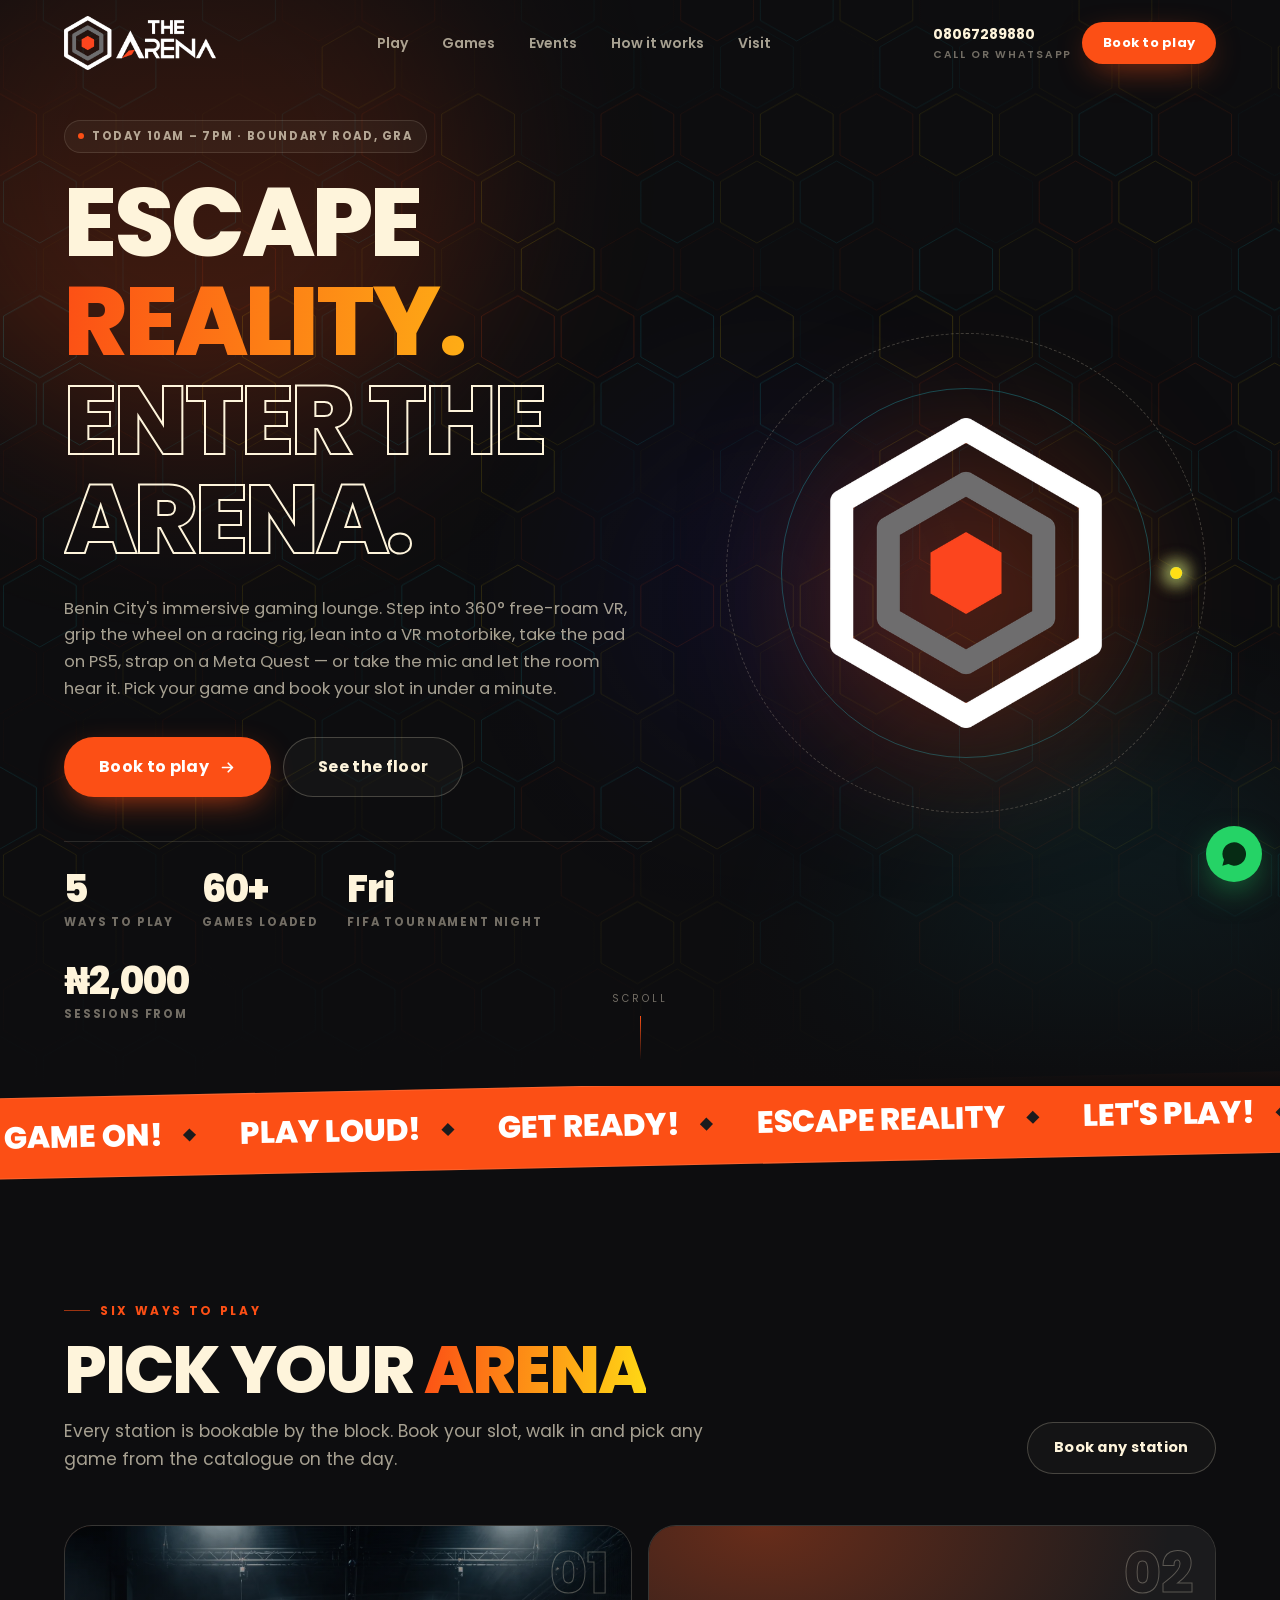
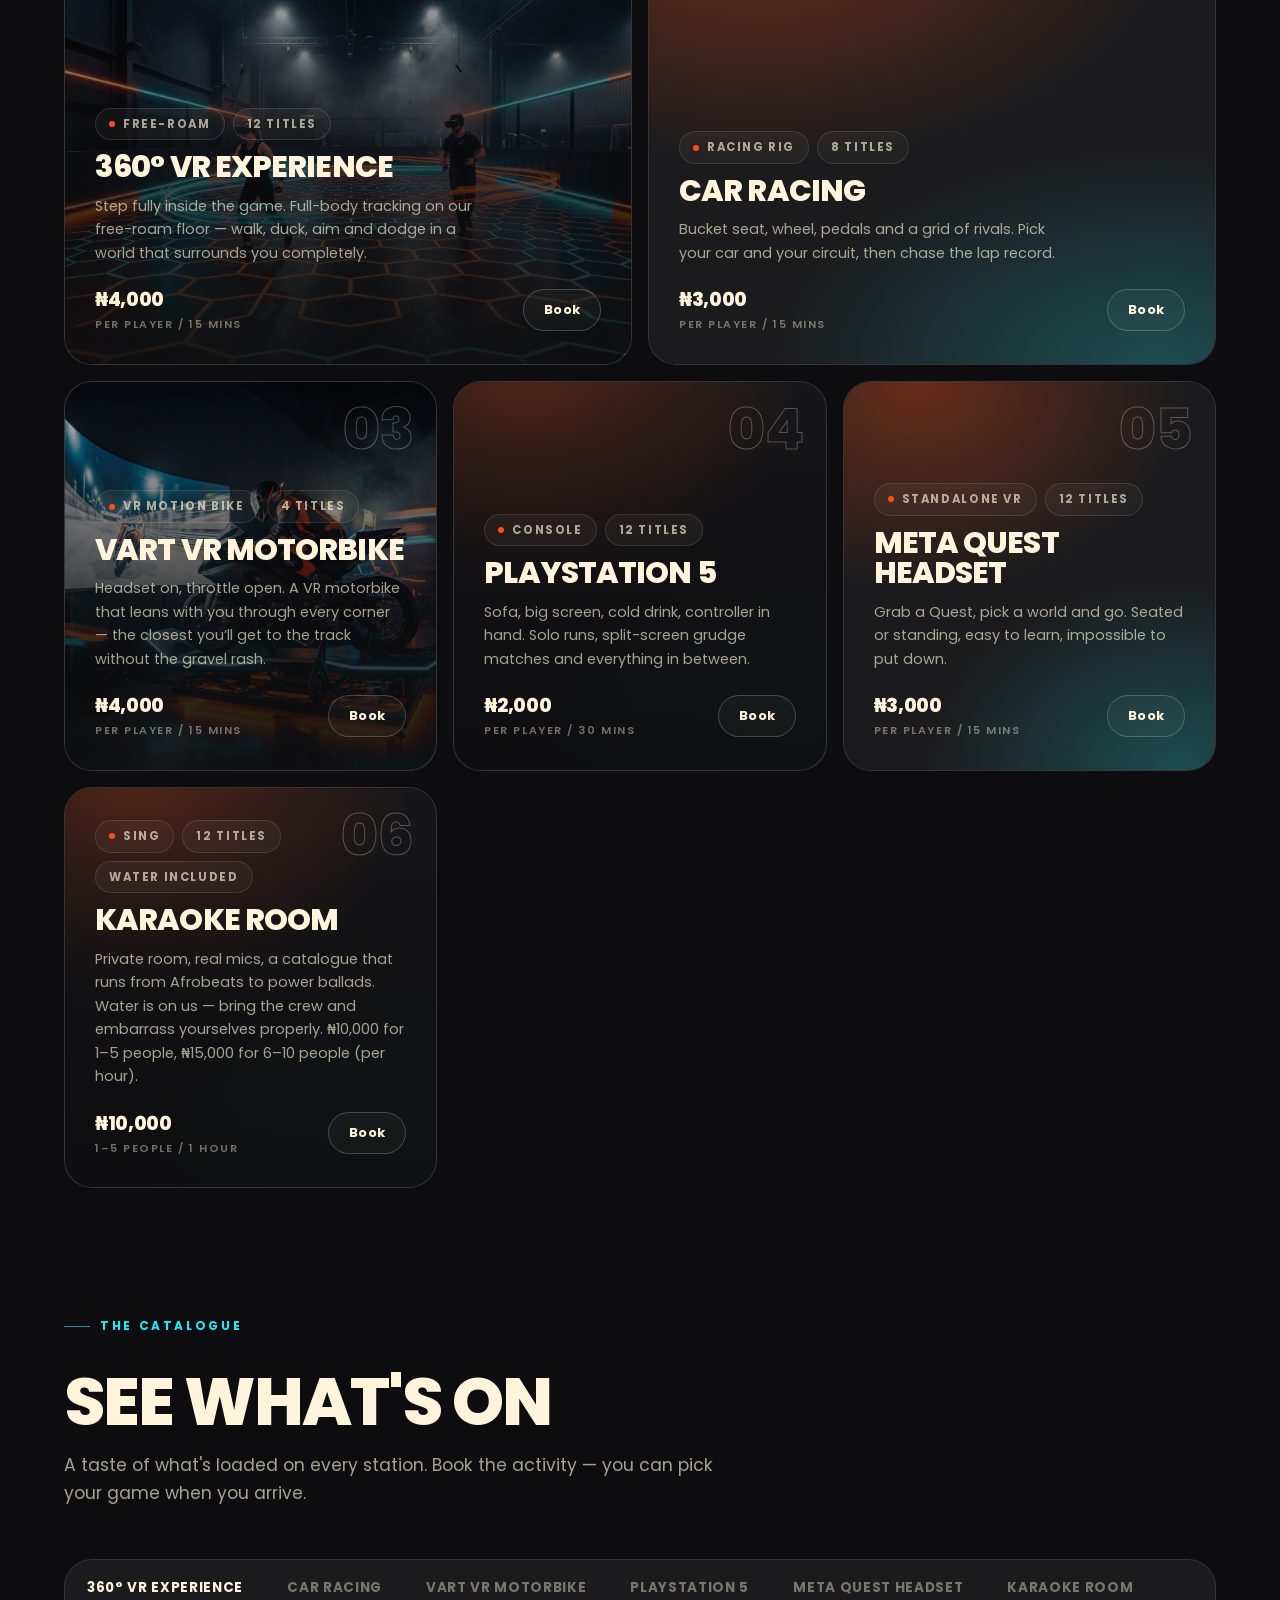
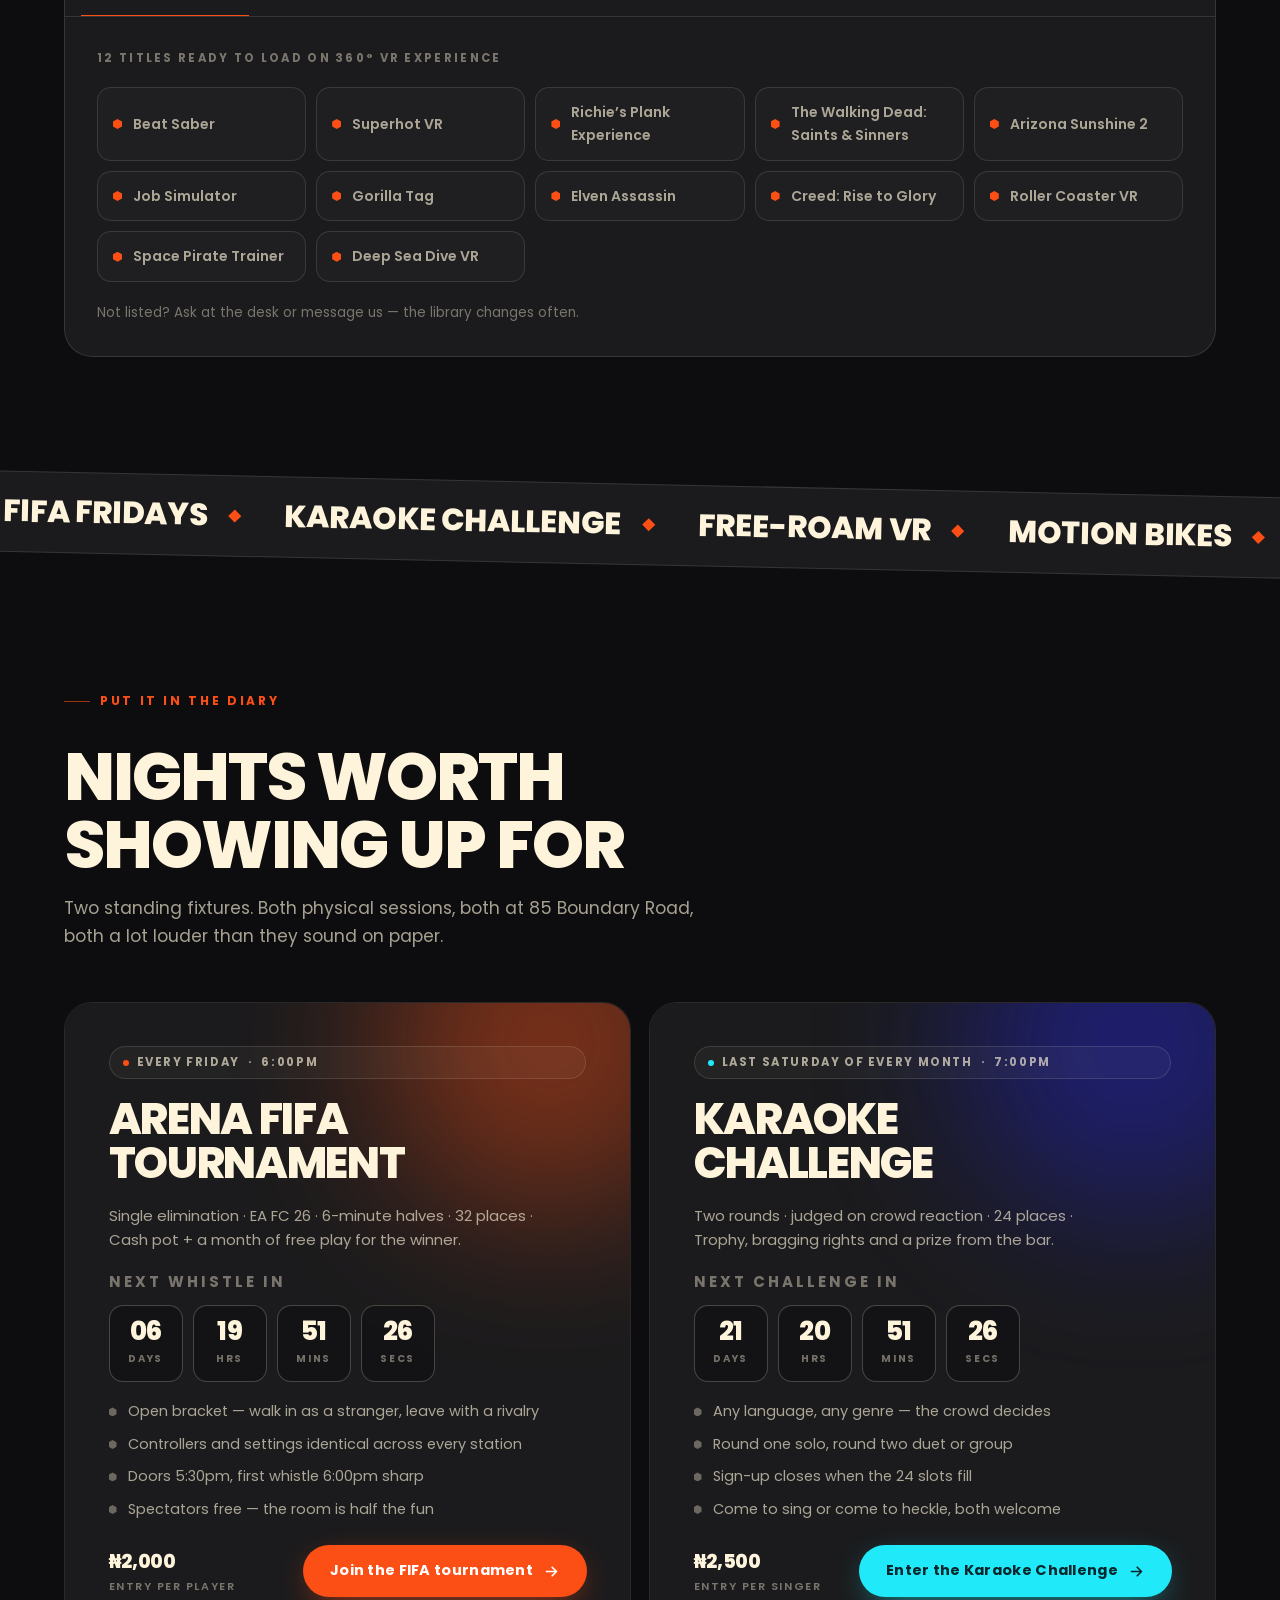
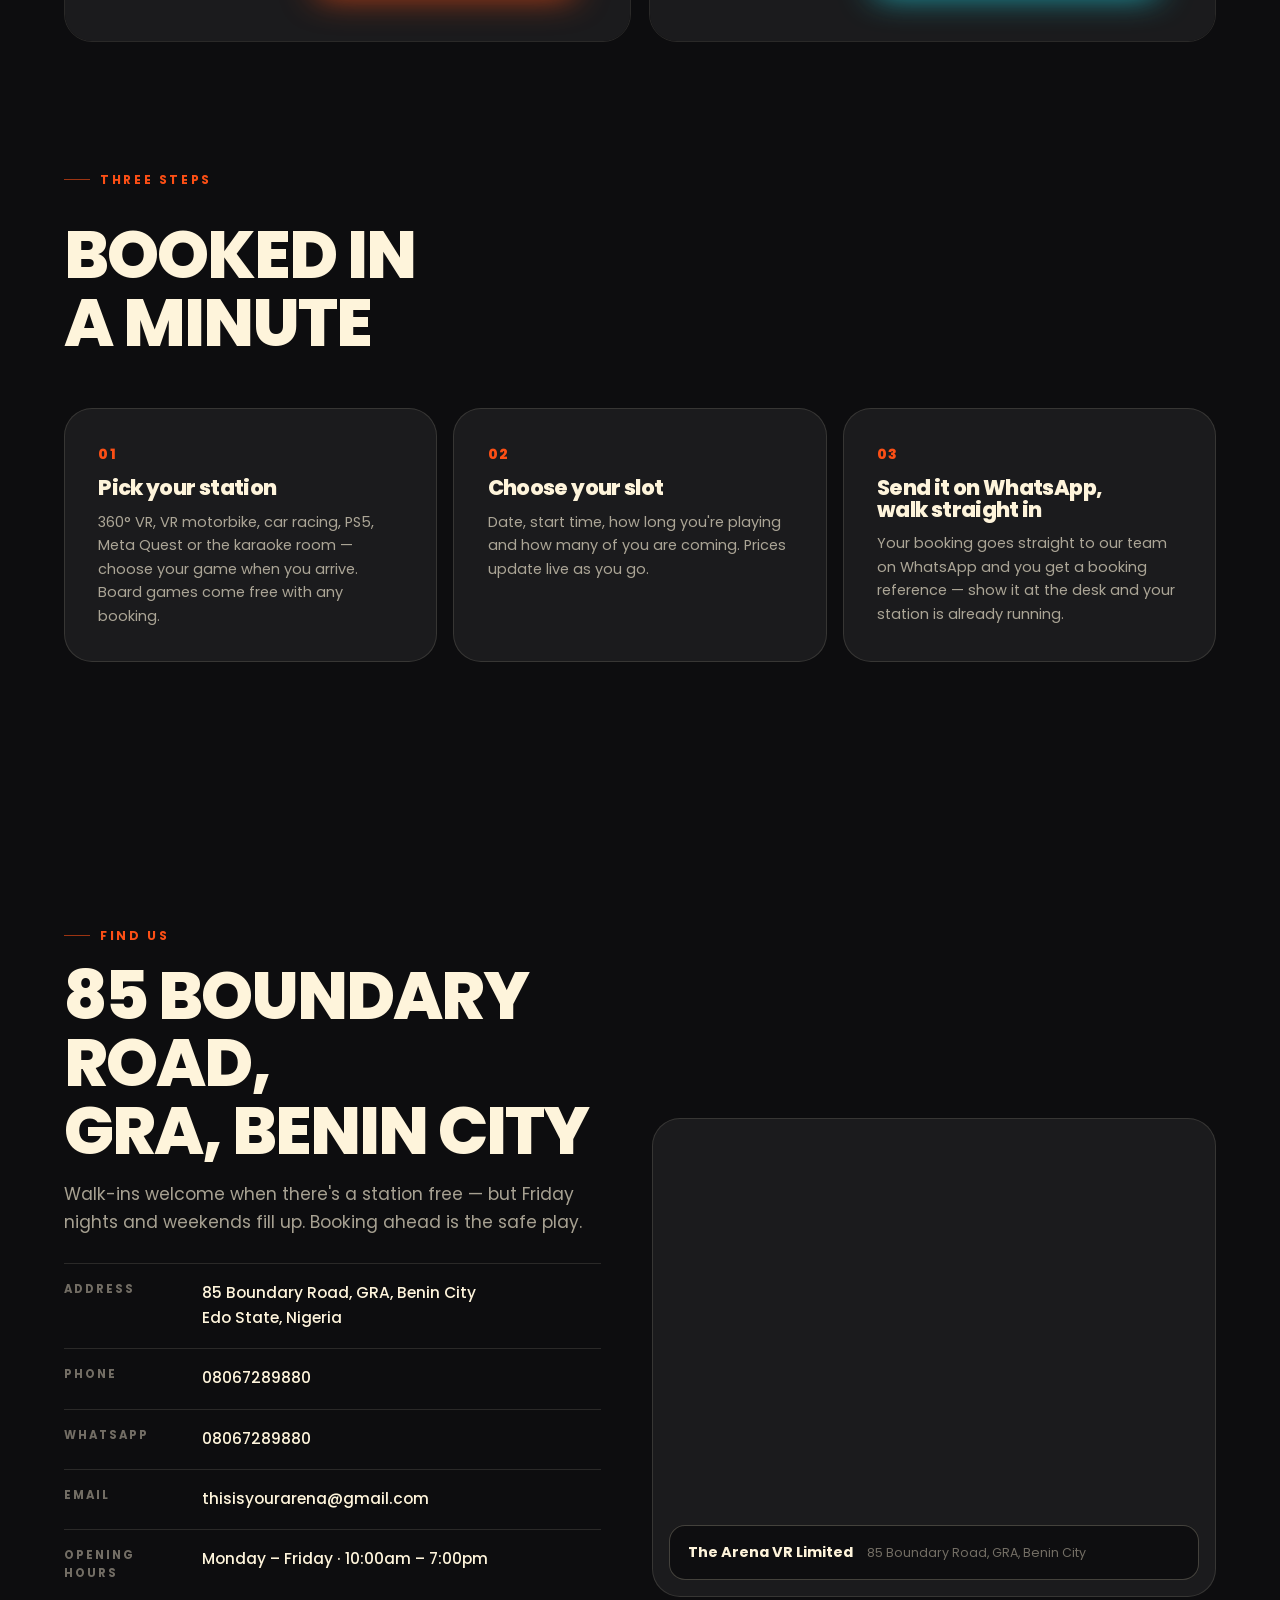
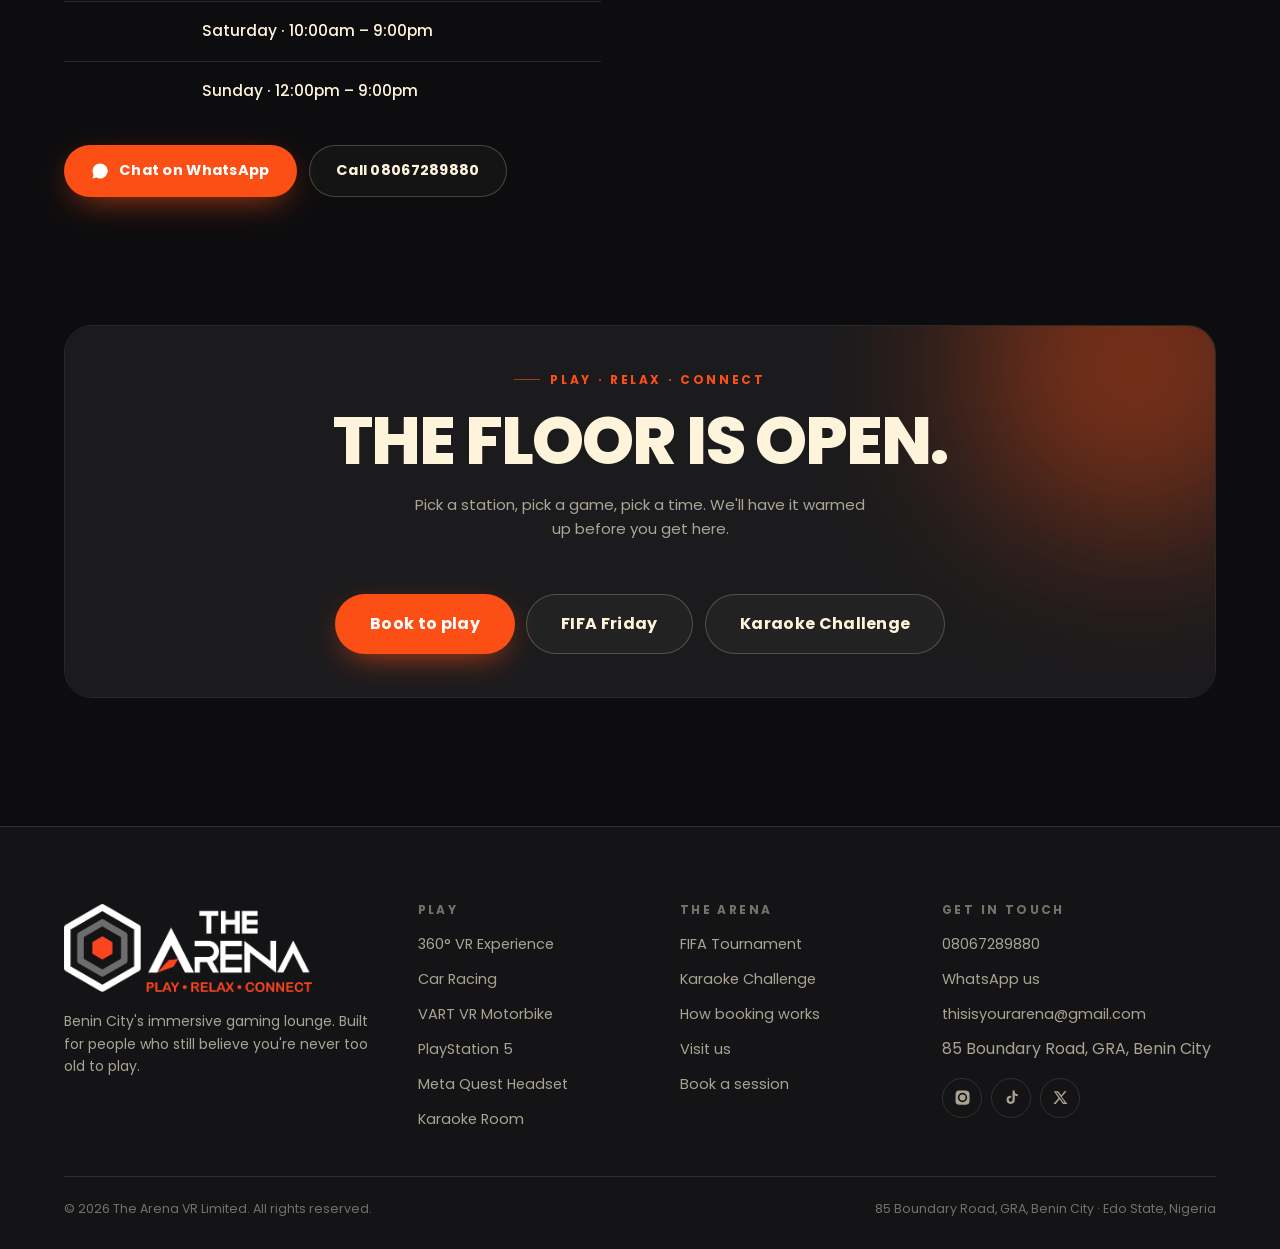
<file: index.html>
<!DOCTYPE html>
<html lang="en">
<head>
<meta charset="utf-8">
<meta name="viewport" content="width=device-width,initial-scale=1">
<title>The Arena VR — Play. Relax. Connect. | Benin City</title>
<meta name="description" content="Nigeria's immersive gaming lounge in Benin City. 360° free-roam VR, VR motorbike, car racing, PS5, Meta Quest and karaoke. Book your session online. 85 Boundary Road, GRA, Benin City.">
<meta name="theme-color" content="#0D0D0F">
<link rel="icon" href="assets/logo/favicon.png" type="image/png" sizes="512x512">
<link rel="icon" href="assets/logo/favicon-192.png" type="image/png" sizes="192x192">
<link rel="apple-touch-icon" sizes="180x180" href="assets/logo/favicon-192.png">

<meta property="og:type" content="website">
<meta property="og:title" content="The Arena VR — Play. Relax. Connect.">
<meta property="og:description" content="360° free-roam VR, VR motorbike, car racing, PS5, Meta Quest and karaoke in Benin City. Book online.">
<meta property="og:image" content="assets/img/vr360.jpg">

<link rel="preconnect" href="https://fonts.googleapis.com">
<link rel="preconnect" href="https://fonts.gstatic.com" crossorigin>
<link rel="preconnect" href="https://api.fontshare.com" crossorigin>
<link href="https://api.fontshare.com/v2/css?f[]=satoshi@300,400,500,700,900&display=swap" rel="stylesheet">
<link href="https://fonts.googleapis.com/css2?family=Poppins:wght@400;500;700;800;900&display=swap" rel="stylesheet">
<link rel="stylesheet" href="assets/css/style.css?v=14">
</head>
<body>

<!-- ===================== PRELOADER ===================== -->
<div id="preloader">
  <div class="pl-inner">
    <svg class="pl-hex" viewBox="0 0 200 200" aria-hidden="true">
      <path class="o" d="M100 12 L176 56 L176 144 L100 188 L24 144 L24 56 Z"/>
      <path class="m" d="M100 48 L145 74 L145 126 L100 152 L55 126 L55 74 Z"/>
      <path class="i" d="M100 78 L122 91 L122 117 L100 130 L78 117 L78 91 Z"/>
    </svg>
    <div class="pl-bar"><i></i></div>
    <div class="pl-txt">Entering the arena</div>
  </div>
</div>

<!-- ===================== NAV ===================== -->
<header class="nav" id="nav">
  <div class="nav-in">
    <a class="brand" href="index.html" aria-label="The Arena home">
      <img src="assets/logo/logo-h-white.png" alt="The Arena">
    </a>

    <nav class="nav-links">
      <a href="#play">Play</a>
      <a href="#games">Games</a>
      <a href="#events">Events</a>
      <a href="#how">How it works</a>
      <a href="#visit">Visit</a>
    </nav>

    <div class="nav-cta">
      <a class="nav-phone" href="tel:+2348067289880" id="navPhone">
        08067289880 <small>Call or WhatsApp</small>
      </a>
      <a class="btn btn-primary btn-sm" href="book.html"><span>Book to play</span></a>
      <button class="burger" id="burger" aria-label="Menu" aria-expanded="false" aria-controls="drawer">
        <i></i><i></i><i></i>
      </button>
    </div>
  </div>
</header>

<div class="drawer" id="drawer">
  <a href="#play">Play</a>
  <a href="#games">Games</a>
  <a href="#events">Events</a>
  <a href="#how">How it works</a>
  <a href="#visit">Visit</a>
  <div class="drawer-foot">
    <a class="btn btn-primary btn-block" href="book.html"><span>Book to play</span></a>
    <a class="btn btn-ghost btn-block" href="tel:+2348067289880"><span>Call 08067289880</span></a>
  </div>
</div>

<main>

<!-- ===================== HERO ===================== -->
<section class="hero">
  <canvas id="hexfield" aria-hidden="true"></canvas>
  <div class="hero-glow" aria-hidden="true"><i class="g1"></i><i class="g2"></i><i class="g3"></i></div>

  <div class="hero-in">
    <div class="hero-grid">
      <div>
        <span class="tag live hero-fade" id="openTag" style="animation-delay:.05s"><i class="dot"></i> <span id="openStatus">Boundary Road, GRA</span></span>

        <h1 class="h-xl">
          <span class="line"><span>Escape</span></span>
          <span class="line"><span class="grad-fire">reality.</span></span>
          <span class="line"><span class="outline-txt">Enter the arena.</span></span>
        </h1>

        <p class="lead hero-sub hero-fade">Benin City's immersive gaming lounge. Step into 360° free-roam VR,
        grip the wheel on a racing rig, lean into a VR motorbike, take the pad on PS5, strap on a Meta Quest — or take the mic and
        let the room hear it. Pick your game and book your slot in under a minute.</p>

        <div class="hero-ctas hero-fade d2">
          <a class="btn btn-primary btn-lg" href="book.html">
            <span>Book to play</span>
            <svg width="17" height="17" viewBox="0 0 24 24" fill="none" stroke="currentColor" stroke-width="2.4" stroke-linecap="round" stroke-linejoin="round"><path d="M5 12h14M13 6l6 6-6 6"/></svg>
          </a>
          <a class="btn btn-ghost btn-lg" href="#play"><span>See the floor</span></a>
        </div>

        <div class="hero-stats hero-fade d3">
          <div><b>5</b><span>Ways to play</span></div>
          <div><b id="statGames">50+</b><span>Games loaded</span></div>
          <div><b>Fri</b><span>FIFA tournament night</span></div>
          <div><b id="statFrom">—</b><span>Sessions from</span></div>
        </div>
      </div>

      <div class="hero-art" aria-hidden="true">
        <div class="ring"></div><div class="ring"></div><div class="ring"></div>
        <div class="core"><img src="assets/logo/icon.png" alt=""></div>
        <div class="orb"></div><div class="orb c"></div><div class="orb y"></div>
      </div>
    </div>
  </div>

  <div class="scroll-cue" aria-hidden="true"><span>Scroll</span><i></i></div>
</section>

<!-- ===================== MARQUEE ===================== -->
<div class="marquee" aria-hidden="true">
  <div class="marquee-track">
    <span>Game on!</span><span>Play loud!</span><span>Get ready!</span><span>Escape reality</span><span>Let's play!</span><span>Jumbo!</span>
    <span>Game on!</span><span>Play loud!</span><span>Get ready!</span><span>Escape reality</span><span>Let's play!</span><span>Jumbo!</span>
  </div>
</div>

<!-- ===================== EXPERIENCES ===================== -->
<section class="section" id="play">
  <div class="shell">
    <div class="sec-head row" data-reveal>
      <div>
        <span class="eyebrow">Six ways to play</span>
        <h2 class="h-lg" style="margin-top:16px">Pick your <span class="grad-fire">arena</span></h2>
        <p class="lead" style="margin-top:14px">Every station is bookable by the block. Book your slot, walk in and
        pick any game from the catalogue on the day.</p>
      </div>
      <a class="btn btn-ghost" href="book.html"><span>Book any station</span></a>
    </div>

    <div class="zones" id="zones"><!-- built by site.js --></div>
  </div>
</section>

<!-- ===================== GAME PICKER ===================== -->
<section class="section" id="games" style="padding-top:0">
  <div class="shell">
    <div class="sec-head" data-reveal>
      <span class="eyebrow cy">The catalogue</span>
      <h2 class="h-lg" style="margin-top:16px">See what's on</h2>
      <p class="lead">A taste of what's loaded on every station. Book the activity — you can pick your
      game when you arrive.</p>
    </div>

    <div class="picker" data-reveal>
      <div class="picker-tabs" id="pickerTabs" role="tablist"></div>
      <div id="pickerPanels"></div>
    </div>
  </div>
</section>

<div class="marquee alt" aria-hidden="true" style="margin-top:0">
  <div class="marquee-track">
    <span>FIFA Fridays</span><span>Karaoke Challenge</span><span>Free-roam VR</span><span>Motion bikes</span><span>PS5</span><span>Meta Quest</span>
    <span>FIFA Fridays</span><span>Karaoke Challenge</span><span>Free-roam VR</span><span>Motion bikes</span><span>PS5</span><span>Meta Quest</span>
  </div>
</div>

<!-- ===================== EVENTS ===================== -->
<section class="section" id="events">
  <div class="shell">
    <div class="sec-head" data-reveal>
      <span class="eyebrow">Put it in the diary</span>
      <h2 class="h-lg" style="margin-top:16px">Nights worth showing up for</h2>
      <p class="lead">Two standing fixtures. Both physical sessions, both at 85 Boundary Road, both a lot
      louder than they sound on paper.</p>
    </div>

    <div class="events">

      <article class="event fifa" data-reveal>
        <span class="tag"><i class="dot"></i> <span id="fifaCadence">Every Friday</span> · <span id="fifaTime">6:00pm</span></span>
        <h3>Arena FIFA<br>Tournament</h3>
        <p id="fifaFormat">Single elimination.</p>

        <div>
          <p class="mono" style="margin-bottom:10px">Next whistle in</p>
          <div class="countdown" data-countdown="fifa">
            <div class="cd-cell"><b data-d>00</b><span>Days</span></div>
            <div class="cd-cell"><b data-h>00</b><span>Hrs</span></div>
            <div class="cd-cell"><b data-m>00</b><span>Mins</span></div>
            <div class="cd-cell"><b data-s>00</b><span>Secs</span></div>
          </div>
        </div>

        <ul class="event-list" id="fifaBullets"></ul>

        <div class="zone-foot" style="margin-top:6px">
          <div class="zone-price" id="fifaPrice">—<small>Entry per player</small></div>
          <a class="btn btn-primary" href="book.html?event=fifa">
            <span>Join the FIFA tournament</span>
            <svg width="17" height="17" viewBox="0 0 24 24" fill="none" stroke="currentColor" stroke-width="2.4" stroke-linecap="round" stroke-linejoin="round"><path d="M5 12h14M13 6l6 6-6 6"/></svg>
          </a>
        </div>
      </article>

      <article class="event karaoke" data-reveal data-delay="120">
        <span class="tag"><i class="dot" style="background:var(--cyan)"></i> <span id="karCadence">Monthly</span> · <span id="karTime">7:00pm</span></span>
        <h3>Karaoke<br>Challenge</h3>
        <p id="karFormat">Two rounds, judged on crowd reaction.</p>

        <div>
          <p class="mono" style="margin-bottom:10px">Next challenge in</p>
          <div class="countdown" data-countdown="karaoke">
            <div class="cd-cell"><b data-d>00</b><span>Days</span></div>
            <div class="cd-cell"><b data-h>00</b><span>Hrs</span></div>
            <div class="cd-cell"><b data-m>00</b><span>Mins</span></div>
            <div class="cd-cell"><b data-s>00</b><span>Secs</span></div>
          </div>
        </div>

        <ul class="event-list" id="karBullets"></ul>

        <div class="zone-foot" style="margin-top:6px">
          <div class="zone-price" id="karPrice">—<small>Entry per singer</small></div>
          <a class="btn btn-cyan" href="book.html?event=karaoke">
            <span>Enter the Karaoke Challenge</span>
            <svg width="17" height="17" viewBox="0 0 24 24" fill="none" stroke="currentColor" stroke-width="2.4" stroke-linecap="round" stroke-linejoin="round"><path d="M5 12h14M13 6l6 6-6 6"/></svg>
          </a>
        </div>
      </article>

    </div>
  </div>
</section>

<!-- ===================== HOW IT WORKS ===================== -->
<section class="section" id="how" style="padding-top:0">
  <div class="shell">
    <div class="sec-head" data-reveal>
      <span class="eyebrow">Three steps</span>
      <h2 class="h-lg" style="margin-top:16px">Booked in a minute</h2>
    </div>
    <div class="steps">
      <article class="step" data-reveal>
        <h3>Pick your station</h3>
        <p>360° VR, VR motorbike, car racing, PS5, Meta Quest or the karaoke room — choose your game when you
        arrive. Board games come free with any booking.</p>
      </article>
      <article class="step" data-reveal data-delay="110">
        <h3>Choose your slot</h3>
        <p>Date, start time, how long you're playing and how many of you are coming. Prices update live
        as you go.</p>
      </article>
      <article class="step" data-reveal data-delay="220">
        <h3>Send it on WhatsApp, walk straight in</h3>
        <p>Your booking goes straight to our team on WhatsApp and you get a booking reference — show it
        at the desk and your station is already running.</p>
      </article>
    </div>
  </div>
</section>

<!-- ===================== VISIT ===================== -->
<section class="section" id="visit">
  <div class="shell">
    <div class="visit">
      <div data-reveal>
        <span class="eyebrow">Find us</span>
        <h2 class="h-lg" style="margin-top:16px">85 Boundary Road,<br>GRA, Benin City</h2>
        <p class="lead" style="margin-top:16px">Walk-ins welcome when there's a station free — but Friday
        nights and weekends fill up. Booking ahead is the safe play.</p>

        <dl class="info-rows" id="infoRows"></dl>

        <div class="hero-ctas" style="margin-top:26px">
          <a class="btn btn-primary" id="waBtn" href="#" target="_blank" rel="noopener">
            <svg width="18" height="18" viewBox="0 0 24 24" fill="currentColor"><path d="M17.5 14.4c-.3-.2-1.8-.9-2-1s-.5-.2-.7.1-.8 1-1 1.2-.4.2-.7 0a8.2 8.2 0 0 1-2.4-1.5 9 9 0 0 1-1.7-2.1c-.2-.3 0-.5.1-.6l.5-.6a2 2 0 0 0 .3-.5.6.6 0 0 0 0-.6L9 6.6c-.2-.5-.4-.5-.6-.5h-.6a1.1 1.1 0 0 0-.8.4A3.3 3.3 0 0 0 6 8.9a5.8 5.8 0 0 0 1.2 3 13.1 13.1 0 0 0 5 4.4 9.9 9.9 0 0 0 3.4.9 2.9 2.9 0 0 0 2-.7 2.4 2.4 0 0 0 .6-1.7c0-.2-.1-.3-.4-.4zM12 2a10 10 0 0 0-8.6 15L2 22l5.2-1.4A10 10 0 1 0 12 2z"/></svg>
            <span>Chat on WhatsApp</span>
          </a>
          <a class="btn btn-ghost" id="callBtn" href="tel:+2348067289880"><span>Call 08067289880</span></a>
        </div>
      </div>

      <div class="map-card" data-reveal="right">
        <iframe
          title="The Arena, 85 Boundary Road, GRA, Benin City"
          src="https://www.google.com/maps?q=85%20Boundary%20Road%2C%20GRA%2C%20Benin%20City&output=embed"
          loading="lazy" referrerpolicy="no-referrer-when-downgrade"></iframe>
        <div class="map-badge">
          <b>The Arena VR Limited</b>
          <span>85 Boundary Road, GRA, Benin City</span>
        </div>
      </div>
    </div>
  </div>
</section>

<!-- ===================== CTA BAND ===================== -->
<section class="section" style="padding-top:0">
  <div class="shell">
    <div class="event fifa" style="text-align:center;justify-items:center" data-reveal>
      <span class="eyebrow">Play · Relax · Connect</span>
      <h2 class="h-lg">The floor is open.</h2>
      <p class="lead" style="max-width:52ch">Pick a station, pick a game, pick a time. We'll have it
      warmed up before you get here.</p>
      <div class="hero-ctas" style="justify-content:center">
        <a class="btn btn-primary btn-lg" href="book.html"><span>Book to play</span></a>
        <a class="btn btn-ghost btn-lg" href="book.html?event=fifa"><span>FIFA Friday</span></a>
        <a class="btn btn-ghost btn-lg" href="book.html?event=karaoke"><span>Karaoke Challenge</span></a>
      </div>
    </div>
  </div>
</section>

</main>

<!-- ===================== FOOTER ===================== -->
<footer class="footer">
  <div class="shell">
    <div class="foot-grid">
      <div class="foot-brand">
        <img src="assets/logo/logo-slogan-white.png" alt="The Arena — Play. Relax. Connect.">
        <p style="font-size:14px;max-width:34ch">Benin City's immersive gaming lounge. Built for people who
        still believe you're never too old to play.</p>
      </div>
      <div>
        <h4>Play</h4>
        <ul id="footPlay"></ul>
      </div>
      <div>
        <h4>The Arena</h4>
        <ul>
          <li><a href="#events">FIFA Tournament</a></li>
          <li><a href="#events">Karaoke Challenge</a></li>
          <li><a href="#how">How booking works</a></li>
          <li><a href="#visit">Visit us</a></li>
          <li><a href="book.html">Book a session</a></li>
        </ul>
      </div>
      <div>
        <h4>Get in touch</h4>
        <ul id="footContact"></ul>
        <div class="socials" style="margin-top:16px" id="socials"></div>
      </div>
    </div>
    <div class="foot-bottom">
      <span>&copy; <span id="year"></span> The Arena VR Limited. All rights reserved.</span>
      <span>85 Boundary Road, GRA, Benin City · Edo State, Nigeria</span>
    </div>
  </div>
</footer>

<a class="wa-float" id="waFloat" href="#" target="_blank" rel="noopener" aria-label="Chat with The Arena on WhatsApp">
  <svg viewBox="0 0 24 24"><path d="M17.5 14.4c-.3-.2-1.8-.9-2-1s-.5-.2-.7.1-.8 1-1 1.2-.4.2-.7 0a8.2 8.2 0 0 1-2.4-1.5 9 9 0 0 1-1.7-2.1c-.2-.3 0-.5.1-.6l.5-.6a2 2 0 0 0 .3-.5.6.6 0 0 0 0-.6L9 6.6c-.2-.5-.4-.5-.6-.5h-.6a1.1 1.1 0 0 0-.8.4A3.3 3.3 0 0 0 6 8.9a5.8 5.8 0 0 0 1.2 3 13.1 13.1 0 0 0 5 4.4 9.9 9.9 0 0 0 3.4.9 2.9 2.9 0 0 0 2-.7 2.4 2.4 0 0 0 .6-1.7c0-.2-.1-.3-.4-.4zM12 2a10 10 0 0 0-8.6 15L2 22l5.2-1.4A10 10 0 1 0 12 2z"/></svg>
</a>

<script src="assets/js/arena.config.js?v=14"></script>
<script src="assets/js/site.js?v=14"></script>
</body>
</html>
</file>
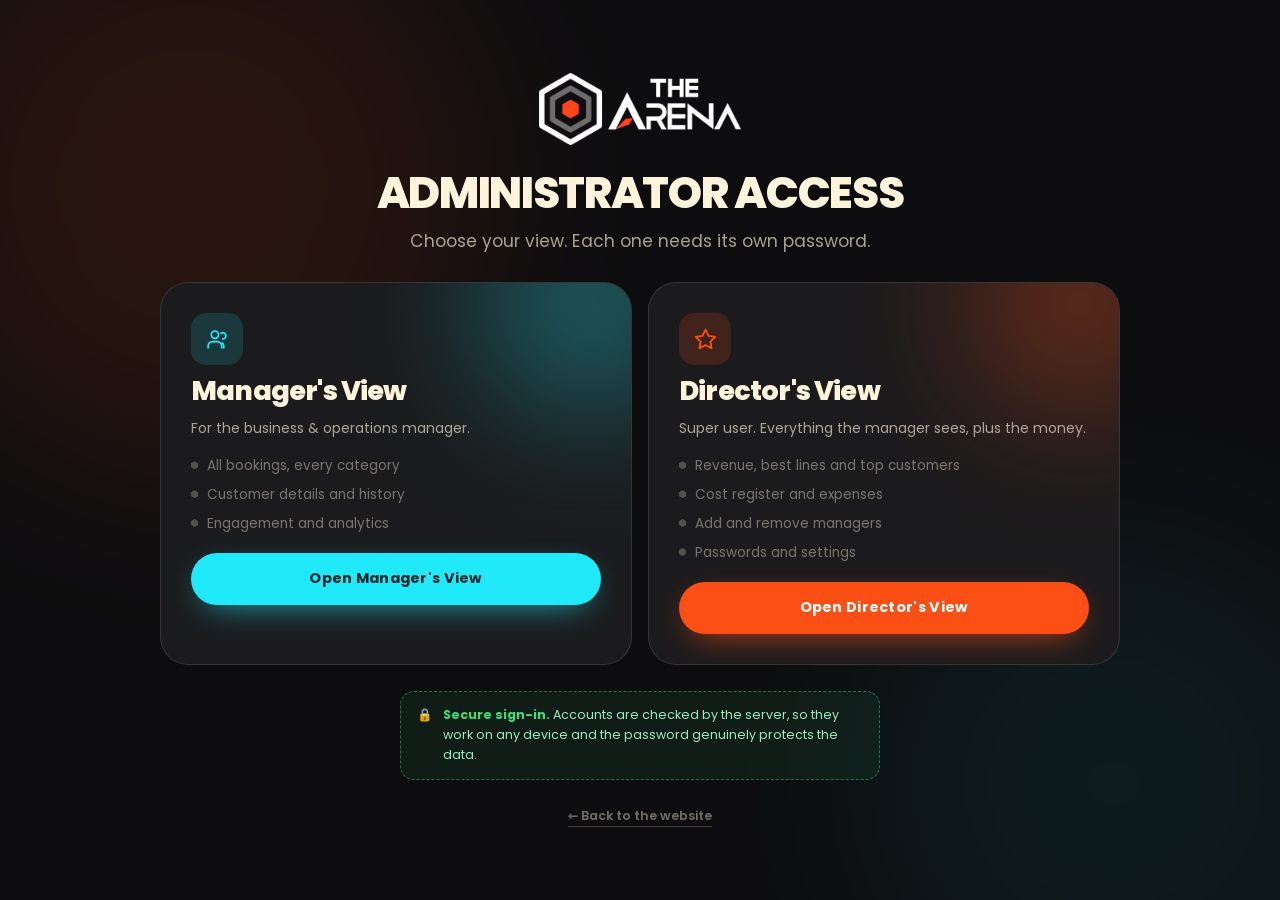
<file: admin/index.html>
<!DOCTYPE html>
<html lang="en">
<head>
<meta charset="utf-8">
<meta name="viewport" content="width=device-width,initial-scale=1,viewport-fit=cover">
<title>Admin — The Arena VR</title>
<meta name="robots" content="noindex,nofollow">
<meta name="theme-color" content="#0D0D0F">
<link rel="icon" href="../assets/logo/favicon.png" type="image/png" sizes="512x512">
<link rel="apple-touch-icon" sizes="180x180" href="../assets/logo/favicon-192.png">

<link rel="preconnect" href="https://fonts.googleapis.com">
<link rel="preconnect" href="https://fonts.gstatic.com" crossorigin>
<link rel="preconnect" href="https://api.fontshare.com" crossorigin>
<link href="https://api.fontshare.com/v2/css?f[]=satoshi@300,400,500,700,900&display=swap" rel="stylesheet">
<link href="https://fonts.googleapis.com/css2?family=Poppins:wght@400;500;700;800;900&display=swap" rel="stylesheet">
<link rel="stylesheet" href="../assets/css/style.css?v=12">
<link rel="stylesheet" href="../assets/css/admin.css?v=12">
</head>
<body class="admin">

<main class="gate">
  <div class="hero-glow" aria-hidden="true"><i class="g1"></i><i class="g2"></i></div>

  <div class="gate-in">

    <a class="gate-brand" href="../index.html" aria-label="The Arena home">
      <img src="../assets/logo/logo-h-white.png" alt="The Arena">
    </a>

    <!-- ========== FIRST RUN: create the Director password ========== -->
    <section id="setupView" hidden>
      <h1>Set up the console</h1>
      <p class="lead">No Director password exists on this device yet. Create one to get started —
      the Director can then create logins for managers.</p>

      <div class="pw-panel" style="margin:22px auto 0">
        <div class="field">
          <label for="newPw">Create Director password</label>
          <input type="password" id="newPw" autocomplete="new-password" placeholder="At least 8 characters">
          <span class="hint">Use something long. There is no "forgot password" — see the note below.</span>
        </div>
        <div class="field">
          <label for="newPw2">Confirm password</label>
          <input type="password" id="newPw2" autocomplete="new-password">
        </div>
        <p class="err" id="setupErr" style="display:none"></p>
        <button class="btn btn-primary btn-block" id="setupBtn"><span>Create password</span></button>
      </div>
    </section>

    <!-- ========== ROLE CHOICE ========== -->
    <section id="chooseView" hidden style="width:100%">
      <h1>Administrator access</h1>
      <p class="lead" style="margin:12px auto 0">Choose your view. Each one needs its own password.</p>

      <div class="rolecards" style="margin-top:26px">

        <div class="rolecard mgr" data-card="manager">
          <span class="rc-ico">
            <svg viewBox="0 0 24 24" aria-hidden="true"><path d="M3 20v-1.6A4.4 4.4 0 0 1 7.4 14h4.2a4.4 4.4 0 0 1 4.4 4.4V20"/><circle cx="9.5" cy="7.5" r="3.5"/><path d="M17 11.5a3 3 0 1 0-1.6-5.5M18 20v-1.6a4.3 4.3 0 0 0-1.4-3.2"/></svg>
          </span>
          <h2>Manager's View</h2>
          <p>For the business &amp; operations manager.</p>
          <ul>
            <li>All bookings, every category</li>
            <li>Customer details and history</li>
            <li>Engagement and analytics</li>
          </ul>
          <button type="button" class="btn btn-cyan" data-role="manager"><span>Open Manager's View</span></button>
        </div>

        <div class="rolecard dir" data-card="director">
          <span class="rc-ico">
            <svg viewBox="0 0 24 24" aria-hidden="true"><path d="M12 2.6l2.9 5.9 6.5.9-4.7 4.6 1.1 6.4-5.8-3-5.8 3 1.1-6.4L2.6 9.4l6.5-.9z"/></svg>
          </span>
          <h2>Director's View</h2>
          <p>Super user. Everything the manager sees, plus the money.</p>
          <ul>
            <li>Revenue, best lines and top customers</li>
            <li>Cost register and expenses</li>
            <li>Add and remove managers</li>
            <li>Passwords and settings</li>
          </ul>
          <button type="button" class="btn btn-primary" data-role="director"><span>Open Director's View</span></button>
        </div>

      </div>
    </section>

    <!-- ========== PASSWORD PROMPT ========== -->
    <section id="loginView" hidden>
      <div class="pw-panel">
        <h2 id="loginTitle">Manager's View</h2>
        <p style="font-size:14px" id="loginBlurb">Enter the password to continue.</p>
        <div class="field" id="emailField" hidden>
          <label for="loginEmail">Email</label>
          <input type="email" id="loginEmail" autocomplete="username" inputmode="email" enterkeyhint="next">
        </div>
        <div class="field">
          <label for="pw">Password</label>
          <input type="password" id="pw" autocomplete="current-password" enterkeyhint="go">
          <span class="err" id="loginErr" style="display:none">That password is not right.</span>
        </div>
        <div class="pw-row">
          <button class="btn btn-ghost" id="backBtn"><span>Back</span></button>
          <button class="btn btn-primary" id="goBtn"><span>Sign in</span></button>
        </div>
        <p class="hint" id="noManagers" style="display:none">
          No manager accounts exist yet. The Director creates them in
          <b>Director's View → Managers</b>.
        </p>
      </div>
    </section>

    <div class="security-note">
      <span>⚠</span>
      <span><b>Please read.</b> This site has no server, so this password check runs in your
      browser and is a deterrent, not real security — someone technical can bypass it.
      Accounts and data are stored in <b>this browser only</b>. Don't treat it as a vault for
      anything truly sensitive. The README explains how to move to a proper server login.</span>
    </div>

    <a class="linkbtn" href="../index.html">← Back to the website</a>
  </div>
</main>

<div class="atoast" id="atoast" role="status" aria-live="polite"></div>

<script src="../assets/js/arena.config.js?v=12"></script>
<script src="../assets/js/arena.cloud.js?v=12"></script>
<script src="../assets/js/admin.auth.js?v=12"></script>
<script>
(function () {
  'use strict';
  var $ = function (s) { return document.querySelector(s); };
  var Auth = window.ArenaAuth;
  var role = null;

  function show(which) {
    ['setupView', 'chooseView', 'loginView'].forEach(function (id) {
      $('#' + id).hidden = id !== which;
    });
  }

  function toast(msg, kind) {
    var t = $('#atoast');
    t.textContent = msg;
    t.className = 'atoast show' + (kind ? ' ' + kind : '');
    setTimeout(function () { t.className = 'atoast'; }, 3000);
  }

  var CLOUD = Auth.cloudMode();

  /* ---------- first run ---------- */
  function boot() {
    if (!CLOUD && !Auth.isSetUp()) { show('setupView'); $('#newPw').focus(); }
    else show('chooseView');
  }

  /* In cloud mode the password is checked by the server, so the warning
     about this being "only a deterrent" no longer applies. */
  if (CLOUD) {
    var note = document.querySelector('.security-note');
    note.className = 'security-note ok';
    note.innerHTML = '<span>&#128274;</span><span><b>Secure sign-in.</b> ' +
      'Accounts are checked by the server, so they work on any device and the ' +
      'password genuinely protects the data.</span>';
  }

  $('#setupBtn').addEventListener('click', function () {
    var a = $('#newPw').value, b = $('#newPw2').value;
    var err = $('#setupErr');
    err.style.display = 'none';
    if (a.length < 8) { err.textContent = 'Use at least 8 characters.'; err.style.display = 'block'; return; }
    if (a !== b) { err.textContent = 'The two passwords do not match.'; err.style.display = 'block'; return; }
    this.disabled = true;
    Auth.setDirectorPassword(a).then(function () {
      toast('Director password created', 'good');
      $('#newPw').value = $('#newPw2').value = '';
      show('chooseView');
    }).finally(function () { $('#setupBtn').disabled = false; });
  });

  /* ---------- role choice ---------- */
  // the whole card is a click target, forwarding to its own button
  Array.prototype.forEach.call(document.querySelectorAll('[data-card]'), function (card) {
    card.addEventListener('click', function (e) {
      if (e.target.closest('[data-role]')) return;   // the button handles itself
      card.querySelector('[data-role]').click();
    });
  });

  Array.prototype.forEach.call(document.querySelectorAll('[data-role]'), function (card) {
    card.addEventListener('click', function () {
      role = card.getAttribute('data-role');
      $('#loginTitle').textContent = role === 'director' ? "Director's View" : "Manager's View";
      $('#loginBlurb').textContent = role === 'director'
        ? 'Enter the Director password to continue.'
        : 'Enter your manager password to continue.';
      $('#noManagers').style.display =
        (!CLOUD && role === 'manager' && !Auth.hasManagers()) ? 'block' : 'none';
      $('#emailField').hidden = !CLOUD;
      $('#loginErr').style.display = 'none';
      $('#pw').value = '';
      show('loginView');
      (CLOUD ? $('#loginEmail') : $('#pw')).focus();
    });
  });

  $('#backBtn').addEventListener('click', function () { show('chooseView'); });

  function fail(msg) {
    $('#loginErr').textContent = msg;
    $('#loginErr').style.display = 'block';
    $('#pw').select();
  }

  function attempt() {
    var pw = $('#pw').value;
    if (!pw) return;
    var btn = $('#goBtn');
    btn.disabled = true;
    $('#loginErr').style.display = 'none';

    if (CLOUD) {
      var email = $('#loginEmail').value.trim();
      if (!email) { fail('Enter your email address.'); btn.disabled = false; return; }
      Auth.signInCloud(email, pw).then(function (res) {
        if (!res.ok) { fail(res.error); return; }
        if (role === 'director' && res.role !== 'director') {
          fail('This account is not a Director account.');
          return Auth.signOut();
        }
        location.href = res.role === 'director' && role === 'director'
          ? 'director.html' : 'manager.html';
      }).finally(function () { btn.disabled = false; });
      return;
    }

    var check = role === 'director' ? Auth.verifyDirector(pw) : Auth.verifyManager(pw);
    check.then(function (ok) {
      if (ok) {
        location.href = role === 'director' ? 'director.html' : 'manager.html';
      } else {
        fail(role === 'manager' && !Auth.hasManagers()
          ? 'There are no manager accounts on this device yet.'
          : 'That password is not right.');
      }
    }).finally(function () { btn.disabled = false; });
  }

  $('#goBtn').addEventListener('click', attempt);
  $('#pw').addEventListener('keydown', function (e) { if (e.key === 'Enter') attempt(); });
  $('#loginEmail').addEventListener('keydown', function (e) { if (e.key === 'Enter') $('#pw').focus(); });
  $('#newPw2').addEventListener('keydown', function (e) { if (e.key === 'Enter') $('#setupBtn').click(); });

  // if a session is already live, go straight through
  var s = Auth.session();
  if (s && s.role) {
    location.replace(s.role === 'director' ? 'director.html' : 'manager.html');
  } else {
    boot();
  }
}());
</script>
</body>
</html>
</file>
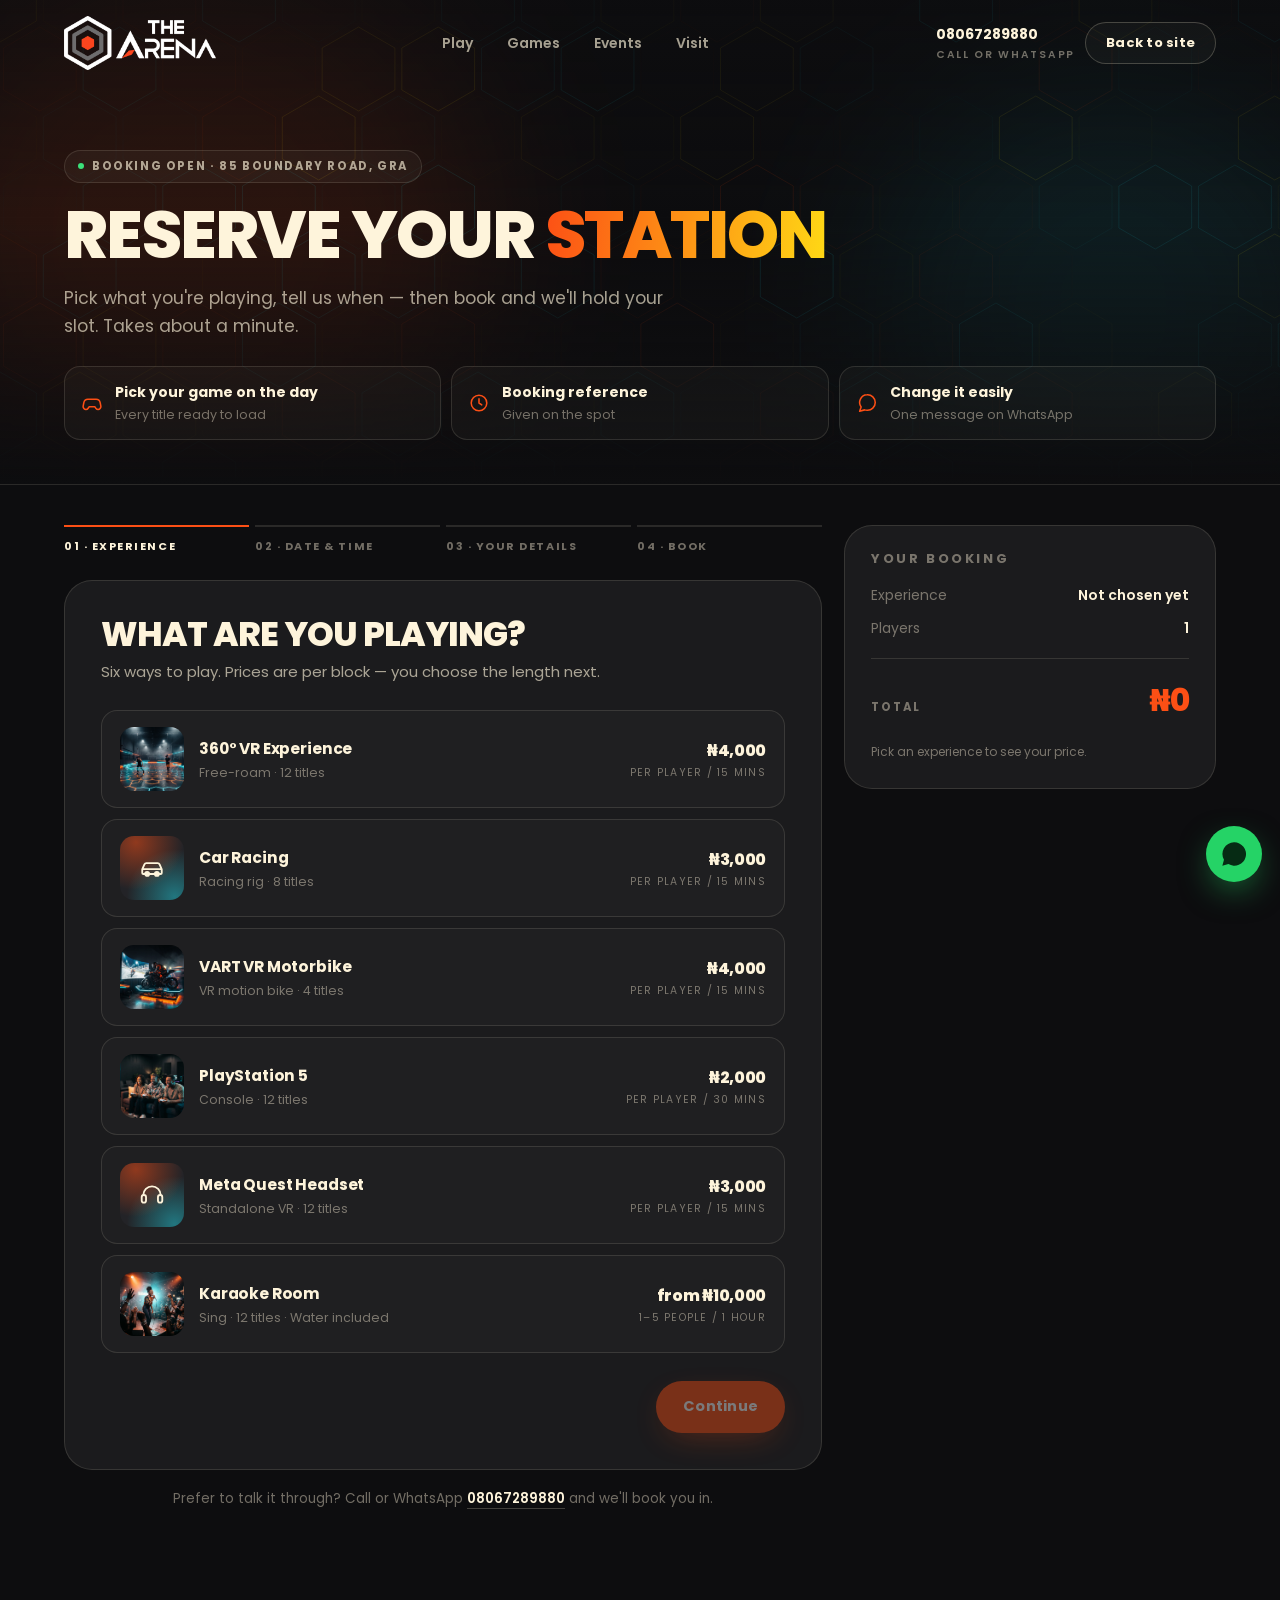
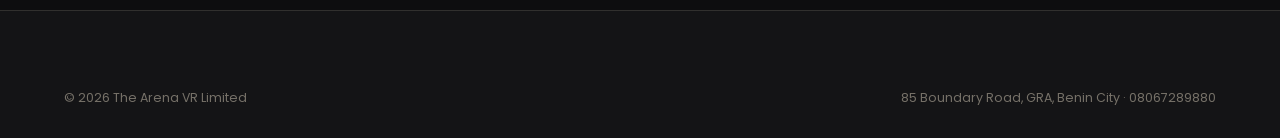
<file: book.html>
<!DOCTYPE html>
<html lang="en">
<head>
<meta charset="utf-8">
<meta name="viewport" content="width=device-width,initial-scale=1,viewport-fit=cover">
<title>Book to Play — The Arena VR, Benin City</title>
<meta name="description" content="Book a session at The Arena VR, Benin City. Choose 360° VR, VR motorbike, car racing, PS5, Meta Quest or karaoke, pick your date and time, and book in a minute.">
<meta name="theme-color" content="#0D0D0F">
<meta name="robots" content="index,follow">
<link rel="icon" href="assets/logo/favicon.png" type="image/png" sizes="512x512">
<link rel="icon" href="assets/logo/favicon-192.png" type="image/png" sizes="192x192">
<link rel="apple-touch-icon" sizes="180x180" href="assets/logo/favicon-192.png">

<link rel="preconnect" href="https://fonts.googleapis.com">
<link rel="preconnect" href="https://fonts.gstatic.com" crossorigin>
<link rel="preconnect" href="https://api.fontshare.com" crossorigin>
<link href="https://api.fontshare.com/v2/css?f[]=satoshi@300,400,500,700,900&display=swap" rel="stylesheet">
<link href="https://fonts.googleapis.com/css2?family=Poppins:wght@400;500;700;800;900&display=swap" rel="stylesheet">
<link rel="stylesheet" href="assets/css/style.css?v=14">
</head>
<body>

<!-- ===================== NAV ===================== -->
<header class="nav stuck" id="nav">
  <div class="nav-in">
    <a class="brand" href="index.html" aria-label="The Arena home">
      <img src="assets/logo/logo-h-white.png" alt="The Arena">
    </a>
    <nav class="nav-links">
      <a href="index.html#play">Play</a>
      <a href="index.html#games">Games</a>
      <a href="index.html#events">Events</a>
      <a href="index.html#visit">Visit</a>
    </nav>
    <div class="nav-cta">
      <a class="nav-phone" href="tel:+2348067289880" id="navPhone">08067289880 <small>Call or WhatsApp</small></a>
      <a class="btn btn-ghost btn-sm" href="index.html"><span>Back to site</span></a>
      <button class="burger" id="burger" aria-label="Menu" aria-expanded="false" aria-controls="drawer"><i></i><i></i><i></i></button>
    </div>
  </div>
</header>

<div class="drawer" id="drawer">
  <a href="index.html#play">Play</a>
  <a href="index.html#games">Games</a>
  <a href="index.html#events">Events</a>
  <a href="index.html#visit">Visit</a>
  <div class="drawer-foot">
    <a class="btn btn-primary btn-block" href="index.html"><span>Back to the site</span></a>
    <a class="btn btn-ghost btn-block" href="tel:+2348067289880"><span>Call 08067289880</span></a>
  </div>
</div>

<main class="book-page">

<!-- ===================== BOOKING HEADER ===================== -->
<section class="book-top">
  <canvas id="hexfield" aria-hidden="true"></canvas>
  <div class="hero-glow" aria-hidden="true"><i class="g1"></i><i class="g2"></i></div>

  <div class="shell book-top-in">
    <span class="tag live"><i class="dot"></i> Booking open · 85 Boundary Road, GRA</span>
    <h1 class="h-lg">Reserve your <span class="grad-fire">station</span></h1>
    <p class="lead">Pick what you're playing, tell us when — then book and we'll hold your slot.
    Takes about a minute.</p>

    <ul class="assure">
      <li>
        <svg viewBox="0 0 24 24" aria-hidden="true"><path d="M7.5 8h9a4.5 4.5 0 0 1 4.4 3.6l.8 4A3.2 3.2 0 0 1 18.6 19c-1 0-1.8-.5-2.4-1.3L15 16H9l-1.2 1.7A2.9 2.9 0 0 1 5.4 19a3.2 3.2 0 0 1-3.1-3.4l.8-4A4.5 4.5 0 0 1 7.5 8z"/></svg>
        <b>Pick your game on the day</b><span>Every title ready to load</span>
      </li>
      <li>
        <svg viewBox="0 0 24 24" aria-hidden="true"><circle cx="12" cy="12" r="8.5"/><path d="M12 7.5V12l3 2"/></svg>
        <b>Booking reference</b><span>Given on the spot</span>
      </li>
      <li>
        <svg viewBox="0 0 24 24" aria-hidden="true"><path d="M21 11.5a8.4 8.4 0 0 1-9 8.4 9.6 9.6 0 0 1-2.6-.4L4 21l1.6-4.7A8.3 8.3 0 0 1 12 3.1a8.4 8.4 0 0 1 9 8.4z"/></svg>
        <b>Change it easily</b><span>One message on WhatsApp</span>
      </li>
    </ul>
  </div>
</section>

<!-- ===================== BOOKING FLOW ===================== -->
<div class="shell">
  <div class="book-wrap">

    <!-- ============ FORM ============ -->
    <div>
      <div class="stepper" id="stepper">
        <div data-s="1">01 · Experience</div>
        <div data-s="2" hidden>02 · Your game</div>
        <div data-s="3">02 · Date &amp; time</div>
        <div data-s="4">03 · Your details</div>
        <div data-s="5">04 · Book</div>
      </div>

      <div class="panel">

        <!-- ---------- STEP 1 ---------- -->
        <section class="fstep on" data-step="1">
          <h2>What are you playing?</h2>
          <p class="lead">Six ways to play. Prices are per block — you choose the length next.</p>
          <div class="opts" id="expOpts"></div>

          <div class="opts-split" id="eventSplit">
            <p class="mono">Or enter an event</p>
            <div class="opts two" id="eventOpts"></div>
          </div>

          <div class="fnav">
            <span class="fnav-spacer"></span>
            <button class="btn btn-primary" data-next disabled><span>Continue</span></button>
          </div>
        </section>

        <!-- ---------- STEP 2 ---------- -->
        <section class="fstep" data-step="2">
          <h2 id="gameHead">Choose your game</h2>
          <p class="lead" id="gameSub">We'll have it loaded and running before you sit down.</p>
          <div class="game-grid" id="gameOpts" role="group"></div>
          <div class="fnav">
            <button class="btn btn-ghost" data-prev><span>Back</span></button>
            <button class="btn btn-primary" data-next disabled><span>Continue</span></button>
          </div>
        </section>

        <!-- ---------- STEP 3 ---------- -->
        <section class="fstep" data-step="3">
          <h2>When are you coming?</h2>
          <p class="lead" id="whenSub">Choose a date, a start time, how long you're playing and how many of you.</p>

          <div class="fields two">
            <div class="field" id="fDate">
              <label for="bDate">Date</label>
              <input type="date" id="bDate">
              <span class="err">Please pick a date.</span>
            </div>
            <div class="field" id="fDur">
              <label for="bDur">Session length</label>
              <select id="bDur"></select>
            </div>
          </div>

          <div class="field" style="margin-top:22px" id="fSlot">
            <label>Start time</label>
            <div class="slots" id="slots"></div>
            <span class="err">Please pick a start time.</span>
          </div>

          <div class="field" style="margin-top:24px">
            <label id="playersLabel">How many players?</label>
            <div class="qty">
              <button type="button" id="qMinus" aria-label="Fewer players">&minus;</button>
              <output id="qOut">1</output>
              <button type="button" id="qPlus" aria-label="More players">+</button>
            </div>
            <span class="hint" id="playersHint">Everyone in your group needs a station.</span>
          </div>

          <div class="field" style="margin-top:24px" id="fBonus" hidden>
            <label class="bonus-check" for="bBonus">
              <input type="checkbox" id="bBonus">
              <span><b id="bonusName">Board games</b> <span class="bonus-free">Free bonus</span>
              <span class="hint" id="bonusHint"></span></span>
            </label>
          </div>

          <div class="field" style="margin-top:14px" id="fSnacks" hidden>
            <label class="bonus-check" for="bSnacks">
              <input type="checkbox" id="bSnacks">
              <span><b>Pre-order snacks</b>
              <span class="hint" id="snackHint"></span></span>
            </label>
            <div id="snackDetail" hidden>
              <input type="text" id="bSnackNote" placeholder="e.g. 2 small chops platters, popcorn" aria-label="Which snacks would you like?">
            </div>
          </div>

          <div class="fnav">
            <button class="btn btn-ghost" data-prev><span>Back</span></button>
            <button class="btn btn-primary" data-next><span>Continue</span></button>
          </div>
        </section>

        <!-- ---------- STEP 4 ---------- -->
        <section class="fstep" data-step="4">
          <h2>Who's coming?</h2>
          <p class="lead">We only use this to hold your booking and send your confirmation.</p>

          <div class="fields two">
            <div class="field" id="fName">
              <label for="bName">Full name</label>
              <input type="text" id="bName" placeholder="Osaz Igbinedion" autocomplete="name" enterkeyhint="next">
              <span class="err">Please tell us your name.</span>
            </div>
            <div class="field" id="fPhone">
              <label for="bPhone">Phone / WhatsApp</label>
              <input type="tel" id="bPhone" placeholder="0803 000 0000" autocomplete="tel" inputmode="tel" enterkeyhint="next">
              <span class="err">Enter a valid Nigerian phone number.</span>
            </div>
          </div>

          <div class="field" style="margin-top:18px" id="fEmail">
            <label for="bEmail">Email</label>
            <input type="email" id="bEmail" placeholder="you@email.com" autocomplete="email" inputmode="email" enterkeyhint="done">
            <span class="hint">So we can reach you about your booking.</span>
            <span class="err">Enter a valid email address.</span>
          </div>

          <div class="field" style="margin-top:18px">
            <label for="bArea">Where in Benin are you coming from? <span style="opacity:.6">(optional)</span></label>
            <select id="bArea"></select>
            <span class="hint">Helps us plan opening hours and offers for your area.</span>
          </div>

          <div class="field" style="margin-top:18px">
            <label for="bNote">Anything we should know? <span style="opacity:.6">(optional)</span></label>
            <textarea id="bNote" rows="3" placeholder="Birthday, first-timers, accessibility needs, a game not on the list…"></textarea>
          </div>

          <div class="fnav">
            <button class="btn btn-ghost" data-prev><span>Back</span></button>
            <button class="btn btn-primary" data-next><span id="toReviewLabel">Review &amp; book</span></button>
          </div>
        </section>

        <!-- ---------- STEP 5 ---------- -->
        <section class="fstep" data-step="5">
          <h2 id="reviewHead">Check and book</h2>
          <p class="lead" id="reviewSub">One last look before you book.</p>

          <div class="ticket">
            <div class="ticket-top">
              <span class="tk-ico" id="tkIcon"></span>
              <div>
                <b id="tkTitle">—</b>
                <span id="tkSub">—</span>
              </div>
            </div>
            <dl class="ticket-rows" id="reviewRows"></dl>
            <div class="tk-foot">
              <span id="tkTotalLabel">Total</span>
              <b id="tkTotal">₦0</b>
            </div>
          </div>

          <div id="demoNote" class="cfg-note" style="margin-top:22px;display:none">
            <span>⚠</span>
            <span><b>Demo mode.</b> No Paystack key is set yet, so the payment step is simulated —
            you'll get a booking reference but no money moves. Add your public key in
            <code>assets/js/arena.config.js?v=14</code> and set <code>demoMode: false</code> to go live.</span>
          </div>

          <div class="fnav">
            <button class="btn btn-ghost" data-prev><span>Back</span></button>
            <button class="btn btn-primary btn-lg" id="payBtn">
              <span id="payLabel">Book</span>
            </button>
          </div>
        </section>

        <!-- ---------- DONE ---------- -->
        <section class="fstep" data-step="6">
          <div class="done-card">
            <div class="done-hex">
              <svg viewBox="0 0 24 24"><polyline points="20 6 9 17 4 12"/></svg>
            </div>
            <h2 style="font-size:clamp(28px,4vw,42px)" id="doneHead">Booking received.</h2>
            <p class="lead" id="doneMsg" style="text-align:center"></p>
            <div class="ref-code" id="refCode">—</div>
            <p class="lead" style="text-align:center;font-size:14px" id="doneNote"></p>
            <div class="wa-send" id="waSend"></div>
            <div class="hero-ctas" style="justify-content:center">
              <a class="btn btn-primary" id="doneWa" href="#" target="_blank" rel="noopener" hidden><span>Send booking to WhatsApp</span></a>
              <a class="btn btn-ghost" href="index.html"><span>Back to the site</span></a>
            </div>
          </div>
        </section>

      </div>

      <p class="help-line">
        Prefer to talk it through? Call or WhatsApp
        <a href="tel:+2348067289880">08067289880</a> and we'll book you in.
      </p>
    </div>

    <!-- ============ SUMMARY RAIL ============ -->
    <aside class="rail" id="rail">
      <h3>Your booking</h3>
      <div class="rail-rows" id="railRows">
        <div class="rail-row"><span>Experience</span><span>—</span></div>
      </div>
      <div class="rail-total">
        <span>Total</span>
        <b id="railTotal">₦0</b>
      </div>
      <p class="note" id="railNote">Pick an experience to see your price.</p>
      <div class="pay-marks" id="payMarks" hidden>
        <svg viewBox="0 0 24 24"><rect x="4" y="10.5" width="16" height="10" rx="2.5"/><path d="M8 10.5V7.8a4 4 0 0 1 8 0v2.7"/></svg>
        <span>Secured by Paystack</span>
      </div>
    </aside>

  </div>
</div>
</main>

<footer class="footer">
  <div class="shell">
    <div class="foot-bottom" style="margin-top:0;border-top:0;padding-top:0">
      <span>&copy; <span id="year"></span> The Arena VR Limited</span>
      <span>85 Boundary Road, GRA, Benin City · <a href="tel:+2348067289880" style="color:inherit">08067289880</a></span>
    </div>
  </div>
</footer>

<!-- sticky total + action, phones only -->
<div class="paybar" id="paybar">
  <div class="pb-total">
    <span>Total</span>
    <b id="pbTotal">₦0</b>
  </div>
  <button class="btn btn-primary" id="pbAction"><span>Continue</span></button>
</div>

<a class="wa-float" id="waFloat" href="#" target="_blank" rel="noopener" aria-label="Chat with The Arena on WhatsApp">
  <svg viewBox="0 0 24 24"><path d="M17.5 14.4c-.3-.2-1.8-.9-2-1s-.5-.2-.7.1-.8 1-1 1.2-.4.2-.7 0a8.2 8.2 0 0 1-2.4-1.5 9 9 0 0 1-1.7-2.1c-.2-.3 0-.5.1-.6l.5-.6a2 2 0 0 0 .3-.5.6.6 0 0 0 0-.6L9 6.6c-.2-.5-.4-.5-.6-.5h-.6a1.1 1.1 0 0 0-.8.4A3.3 3.3 0 0 0 6 8.9a5.8 5.8 0 0 0 1.2 3 13.1 13.1 0 0 0 5 4.4 9.9 9.9 0 0 0 3.4.9 2.9 2.9 0 0 0 2-.7 2.4 2.4 0 0 0 .6-1.7c0-.2-.1-.3-.4-.4zM12 2a10 10 0 0 0-8.6 15L2 22l5.2-1.4A10 10 0 1 0 12 2z"/></svg>
</a>

<!-- Online payment is switched off (arena.config.js -> paystack.enabled).
     Put this line back when turning it on again:
<script src="https://js.paystack.co/v1/inline.js"></script> -->
<script src="assets/js/arena.config.js?v=14"></script>
<script src="assets/js/arena.cloud.js?v=14"></script>
<script src="assets/js/site.js?v=14"></script>
<script src="assets/js/booking.js?v=14"></script>
</body>
</html>
</file>
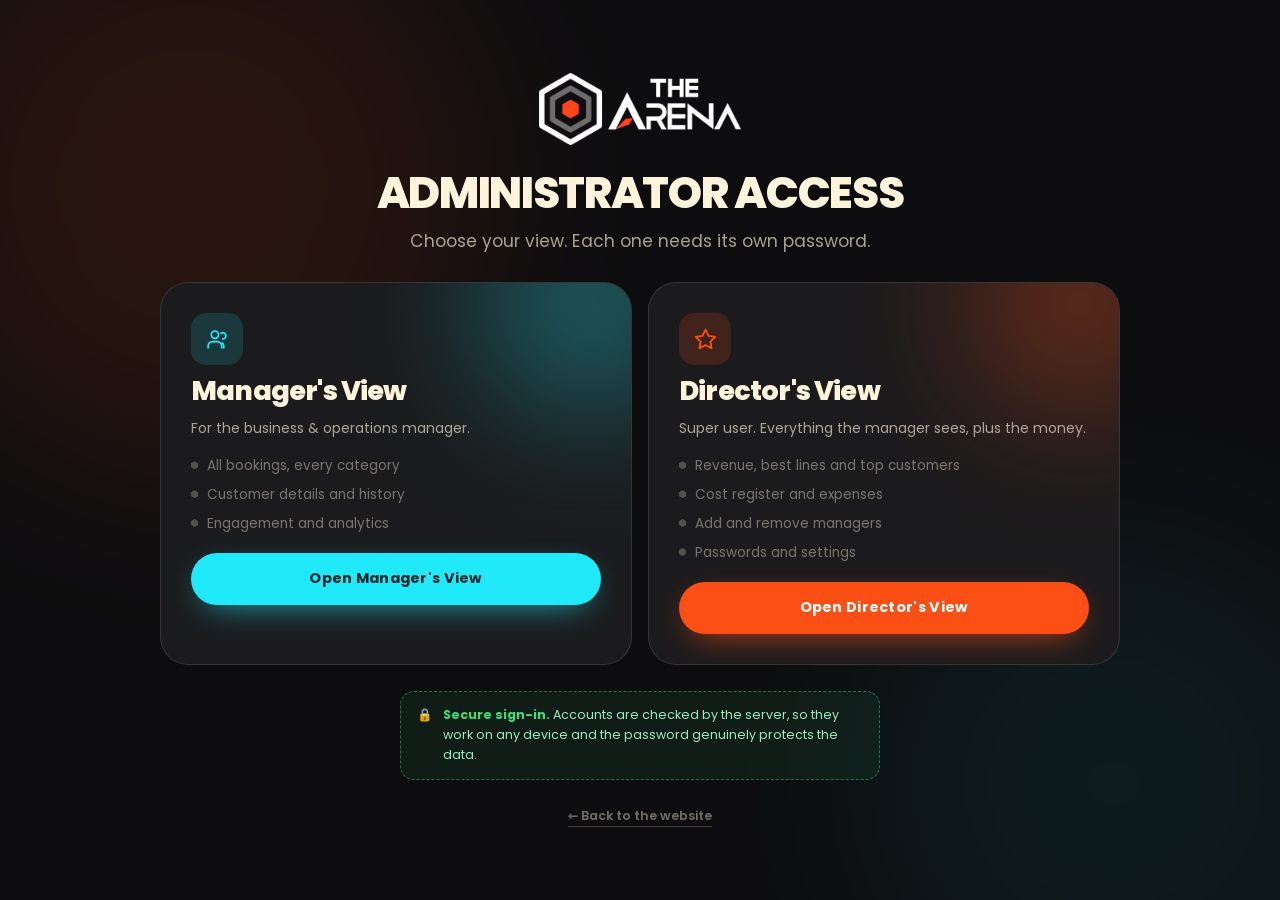
<file: admin/director.html>
<!DOCTYPE html>
<html lang="en">
<head>
<meta charset="utf-8">
<meta name="viewport" content="width=device-width,initial-scale=1,viewport-fit=cover">
<title>Director's View — The Arena VR</title>
<meta name="robots" content="noindex,nofollow">
<meta name="theme-color" content="#0D0D0F">
<link rel="icon" href="../assets/logo/favicon.png" type="image/png" sizes="512x512">
<link rel="preconnect" href="https://fonts.googleapis.com">
<link rel="preconnect" href="https://fonts.gstatic.com" crossorigin>
<link rel="preconnect" href="https://api.fontshare.com" crossorigin>
<link href="https://api.fontshare.com/v2/css?f[]=satoshi@300,400,500,700,900&display=swap" rel="stylesheet">
<link href="https://fonts.googleapis.com/css2?family=Poppins:wght@400;500;700;800;900&display=swap" rel="stylesheet">
<link rel="stylesheet" href="../assets/css/style.css?v=12">
<link rel="stylesheet" href="../assets/css/admin.css?v=12">
</head>
<body class="admin">

<div class="aconsole">

  <!-- ============ SIDEBAR ============ -->
  <aside class="asidebar" id="asidebar">
    <div class="abrand">
      <img src="../assets/logo/logo-h-white.png" alt="The Arena">
      <span class="arole dir">Director</span>
    </div>

    <nav class="anav">
      <h4>Operations</h4>
      <a href="#overview" data-sec="overview" data-title="Overview">
        <svg viewBox="0 0 24 24"><rect x="3" y="3" width="7.5" height="8.5" rx="2"/><rect x="13.5" y="3" width="7.5" height="5" rx="2"/><rect x="13.5" y="10.5" width="7.5" height="10.5" rx="2"/><rect x="3" y="14" width="7.5" height="7" rx="2"/></svg>
        Overview
      </a>
      <a href="#bookings" data-sec="bookings" data-title="All bookings">
        <svg viewBox="0 0 24 24"><rect x="3.5" y="4.5" width="17" height="16" rx="3"/><path d="M3.5 9.5h17M8 2.5v4M16 2.5v4"/></svg>
        Bookings
      </a>
      <a href="#customers" data-sec="customers" data-title="Customers">
        <svg viewBox="0 0 24 24"><circle cx="9" cy="8" r="3.6"/><path d="M2.5 20v-1.4A4.6 4.6 0 0 1 7.1 14h3.8a4.6 4.6 0 0 1 4.6 4.6V20"/><path d="M16.5 11.6a3.2 3.2 0 1 0-1.7-5.9M21.5 20v-1.4a4.5 4.5 0 0 0-1.6-3.4"/></svg>
        Customers
      </a>
      <a href="#engagement" data-sec="engagement" data-title="Engagement &amp; analytics">
        <svg viewBox="0 0 24 24"><path d="M3.5 17.5l5-5.5 4 3.5 8-9"/><path d="M15.5 6.5h5v5"/></svg>
        Engagement
      </a>

      <h4>Money</h4>
      <a href="#revenue" data-sec="revenue" data-title="Revenue &amp; performance">
        <svg viewBox="0 0 24 24"><path d="M12 2.5v19M16.5 6.5H9.8a3.3 3.3 0 0 0 0 6.6h4.4a3.3 3.3 0 0 1 0 6.6H7"/></svg>
        Revenue
      </a>
      <a href="#costs" data-sec="costs" data-title="Cost register &amp; expenses">
        <svg viewBox="0 0 24 24"><rect x="3" y="5" width="18" height="15" rx="3"/><path d="M3 10h18M7.5 15h4"/></svg>
        Costs &amp; expenses
      </a>

      <h4>Administration</h4>
      <a href="#managers" data-sec="managers" data-title="Managers">
        <svg viewBox="0 0 24 24"><circle cx="10" cy="8" r="3.6"/><path d="M3 20v-1.4A4.6 4.6 0 0 1 7.6 14h4.8"/><path d="M18 14v6M15 17h6"/></svg>
        Managers
      </a>
      <a href="#settings" data-sec="settings" data-title="Settings">
        <svg viewBox="0 0 24 24"><circle cx="12" cy="12" r="3.2"/><path d="M19.4 14.5a1.7 1.7 0 0 0 .34 1.88l.06.06a2 2 0 1 1-2.84 2.84l-.06-.06a1.7 1.7 0 0 0-1.88-.34 1.7 1.7 0 0 0-1 1.56V21a2 2 0 1 1-4 0v-.1a1.7 1.7 0 0 0-1.1-1.56 1.7 1.7 0 0 0-1.88.34l-.06.06a2 2 0 1 1-2.84-2.84l.06-.06a1.7 1.7 0 0 0 .34-1.88 1.7 1.7 0 0 0-1.56-1H3a2 2 0 1 1 0-4h.1a1.7 1.7 0 0 0 1.56-1.1 1.7 1.7 0 0 0-.34-1.88l-.06-.06a2 2 0 1 1 2.84-2.84l.06.06a1.7 1.7 0 0 0 1.88.34H9a1.7 1.7 0 0 0 1-1.56V3a2 2 0 1 1 4 0v.1a1.7 1.7 0 0 0 1 1.56 1.7 1.7 0 0 0 1.88-.34l.06-.06a2 2 0 1 1 2.84 2.84l-.06.06a1.7 1.7 0 0 0-.34 1.88V9a1.7 1.7 0 0 0 1.56 1H21a2 2 0 1 1 0 4h-.1a1.7 1.7 0 0 0-1.56 1z"/></svg>
        Settings
      </a>
    </nav>

    <div class="afoot">
      <a class="btn btn-ghost btn-sm btn-block" href="../index.html"><span>View website</span></a>
      <button class="btn btn-ghost btn-sm btn-block" id="signOut"><span>Sign out</span></button>
    </div>
  </aside>
  <div id="ascrim"></div>

  <!-- ============ MAIN ============ -->
  <div class="amain">
    <header class="atop">
      <button class="aburger" id="aburger" aria-label="Menu"><i></i><i></i><i></i></button>
      <h1 id="secTitle">Overview</h1>
      <span class="mono">Signed in as Director</span>
    </header>

    <div class="abody">

      <div class="cfg-note" id="dataSource" style="display:none"></div>

      <div class="cfg-note" id="sampleBanner" style="display:none">
        <span>⚠</span>
        <span><b>Sample data is loaded.</b> Rows marked <em>Sample</em> are made up for demonstration.
        Remove them in <b>Settings</b> when you go live.</span>
      </div>

      <div id="filterBar"></div>

      <!-- OVERVIEW -->
      <section class="asection" id="sec-overview">
        <div class="kpirow" id="kpiOverview"></div>
        <div class="grid2" style="margin-top:20px">
          <div class="acard">
            <header><h3>Bookings per day</h3><span class="hint">Selected period</span></header>
            <div class="chart" id="chartVolume"></div>
          </div>
          <div class="acard">
            <header><h3>By category</h3><span class="hint">Which lines are busy</span></header>
            <div id="chartLines"></div>
          </div>
        </div>
        <div class="acard" style="margin-top:20px">
          <header><h3>Bookings by weekday</h3><span class="hint">Where to put staff</span></header>
          <div class="chart" id="chartWeekday"></div>
        </div>
      </section>

      <!-- BOOKINGS -->
      <section class="asection" id="sec-bookings" hidden>
        <div class="acard">
          <header>
            <h3>All bookings</h3>
            <span class="hint" id="bookingsCount"></span>
            <button class="btn btn-ghost btn-sm" id="exportBookings"><span>Export CSV</span></button>
          </header>
          <div id="bookingsTable"></div>
        </div>
      </section>

      <!-- CUSTOMERS -->
      <section class="asection" id="sec-customers" hidden>
        <div class="kpirow" id="kpiCustomers"></div>
        <div class="acard" style="margin-top:20px">
          <header>
            <h3>Customer list</h3>
            <span class="hint">Ranked by spend</span>
            <button class="btn btn-ghost btn-sm" id="exportCustomers"><span>Export CSV</span></button>
          </header>
          <div id="customersTable"></div>
        </div>
      </section>

      <!-- ENGAGEMENT -->
      <section class="asection" id="sec-engagement" hidden>
        <div class="kpirow" id="kpiEngagement"></div>
        <div class="acard" style="margin-top:20px">
          <header><h3>When people start</h3><span class="hint">Booking start times</span></header>
          <div class="chart" id="chartHours"></div>
        </div>
        <div class="grid2" style="margin-top:20px">
          <div class="acard">
            <header><h3>Where they come from</h3><span class="hint">Area of Benin</span></header>
            <div id="chartAreas"></div>
          </div>
          <div class="acard">
            <header><h3>Most requested games</h3><span class="hint">Top 10</span></header>
            <div id="chartGames"></div>
          </div>
        </div>
      </section>

      <!-- REVENUE -->
      <section class="asection" id="sec-revenue" hidden>
        <div class="kpirow" id="kpiRevenue"></div>

        <div class="acard" style="margin-top:20px">
          <header><h3>Revenue per day</h3><span class="hint">Selected period</span></header>
          <div class="chart" id="chartRevenue"></div>
        </div>

        <div class="grid2" style="margin-top:20px">
          <div class="acard">
            <header><h3>Best-performing business lines</h3><span class="hint">By revenue</span></header>
            <div id="chartRevLines"></div>
          </div>
          <div class="acard">
            <header><h3>Region with the most customers</h3><span class="hint">By bookings</span></header>
            <div id="chartRevAreas"></div>
          </div>
        </div>

        <div class="acard" style="margin-top:20px">
          <header><h3>Line-by-line breakdown</h3></header>
          <div id="tableRevLines"></div>
        </div>

        <div class="acard" style="margin-top:20px">
          <header><h3>Top customers by spend</h3><span class="hint">Your best 15</span></header>
          <div id="tableTopCustomers"></div>
        </div>
      </section>

      <!-- COSTS -->
      <section class="asection" id="sec-costs" hidden>
        <div class="kpirow" id="kpiPnl"></div>

        <div class="acard" style="margin-top:20px">
          <header><h3>Record an expense</h3><span class="hint">The Manager can record these too — same register</span></header>
          <div class="formgrid">
            <div class="field">
              <label for="exDate">Date</label>
              <input type="date" id="exDate">
            </div>
            <div class="field">
              <label for="exCat">Category</label>
              <select id="exCat"></select>
            </div>
            <div class="field">
              <label for="exDesc">Description</label>
              <input type="text" id="exDesc" placeholder="e.g. October diesel">
            </div>
            <div class="field">
              <label for="exPayee">Paid to <span style="opacity:.6">(optional)</span></label>
              <input type="text" id="exPayee" placeholder="Supplier or staff name">
            </div>
            <div class="field">
              <label for="exAmt">Amount (₦)</label>
              <input type="number" id="exAmt" min="0" step="100" placeholder="0" inputmode="numeric">
            </div>
            <button class="btn btn-primary" id="addExpense"><span>Add expense</span></button>
          </div>
          <p class="err" id="exErr" style="display:none"></p>
        </div>

        <div class="grid2" style="margin-top:20px">
          <div class="acard">
            <header><h3>Where the money goes</h3><span class="hint">Selected period</span></header>
            <div id="chartCostSplit"></div>
          </div>
          <div class="acard">
            <header><h3>Revenue vs costs</h3><span class="hint">Selected period</span></header>
            <div id="chartPnl"></div>
          </div>
        </div>

        <div class="acard" style="margin-top:20px">
          <header>
            <h3>Cost register</h3>
            <span class="hint" id="expenseCount"></span>
            <button class="btn btn-ghost btn-sm" id="exportExpenses"><span>Export CSV</span></button>
          </header>
          <div id="expensesTable"></div>
        </div>
      </section>

      <!-- MANAGERS -->
      <section class="asection" id="sec-managers" hidden>
        <div class="acard">
          <header><h3>Create a manager login</h3><span class="hint">They sign in with the password you set</span></header>
          <div class="formgrid">
            <div class="field">
              <label for="mgName">Name</label>
              <input type="text" id="mgName" placeholder="e.g. Ada Okonkwo" autocomplete="off">
            </div>
            <div class="field">
              <label for="mgEmail">Email</label>
              <input type="email" id="mgEmail" placeholder="name@thearena.com" autocomplete="off">
            </div>
            <div class="field">
              <label for="mgPw">Password for the Manager's View</label>
              <input type="password" id="mgPw" placeholder="At least 8 characters" autocomplete="new-password">
            </div>
            <button class="btn btn-primary" id="addManager"><span>Create manager</span></button>
          </div>
          <p class="err" id="mgErr" style="display:none"></p>
          <p class="hint">Managers sign in at <b>/admin → Manager's View</b> using this password.
          They can see bookings, customers and analytics, and record costs — never revenue,
          profit or these settings.</p>
          <p class="hint" id="activationHint" style="display:none">
            <b>One more step when sync is on:</b> a new account is created <b>disabled</b>.
            Find it in the list below and press <b>Re-enable</b> before they try to sign in.
            New accounts start with no access on purpose, so that nobody can give
            themselves one.</p>
        </div>

        <div class="acard" style="margin-top:20px">
          <header><h3>Manager accounts</h3><span class="hint" id="mgCount"></span></header>
          <div id="managersTable"></div>
        </div>
      </section>

      <!-- SETTINGS -->
      <section class="asection" id="sec-settings" hidden>
        <div class="grid2">
          <div class="acard">
            <header><h3>Reset the Director password</h3></header>
            <div class="field">
              <label for="curPw">Current password</label>
              <input type="password" id="curPw" autocomplete="current-password">
            </div>
            <div class="field">
              <label for="setPw">New password</label>
              <input type="password" id="setPw" autocomplete="new-password" placeholder="At least 8 characters">
            </div>
            <div class="field">
              <label for="setPw2">Confirm new password</label>
              <input type="password" id="setPw2" autocomplete="new-password">
            </div>
            <p class="err" id="pwErr" style="display:none"></p>
            <button class="btn btn-primary" id="savePw"><span>Update password</span></button>
          </div>

          <div class="acard">
            <header><h3>Back up &amp; transfer</h3></header>
            <p style="font-size:14px">Accounts live in this browser only. Export them to move to
            another computer, or to keep a backup.</p>
            <div class="pw-row">
              <button class="btn btn-ghost btn-sm" id="exportCfg"><span>Export accounts</span></button>
              <button class="btn btn-ghost btn-sm" id="importCfgBtn"><span>Import accounts</span></button>
            </div>
            <input type="file" id="importCfg" accept="application/json" hidden>

            <header style="margin-top:14px"><h3>All booking data</h3></header>
            <div class="pw-row">
              <button class="btn btn-ghost btn-sm" id="exportAll"><span>Export every booking</span></button>
            </div>
          </div>
        </div>

        <div class="acard" style="margin-top:20px">
          <header><h3>Demonstration data</h3><span class="hint">For showing the console before real bookings exist</span></header>
          <p style="font-size:14px">Sample bookings and expenses let you see how the dashboards behave.
          Everything created this way is tagged <b>Sample</b> and can be removed without touching real bookings.</p>
          <div class="pw-row">
            <button class="btn btn-ghost btn-sm" id="loadSample"><span>Load sample data</span></button>
            <button class="btn btn-danger btn-sm" id="clearSample"><span>Remove sample data</span></button>
          </div>
        </div>

        <div class="acard" style="margin-top:20px">
          <header><h3 class="danger">Danger zone</h3></header>
          <p style="font-size:14px">This deletes every booking and expense stored in this browser.
          It cannot be undone — export first.</p>
          <div class="pw-row">
            <button class="btn btn-danger btn-sm" id="wipeData"><span>Delete all local data</span></button>
          </div>
        </div>

        <div class="security-note" style="max-width:none">
          <span>⚠</span>
          <span><b>How secure is this, really?</b> This console runs entirely in your browser
          because the site has no server. The password check keeps casual visitors out, but
          someone technical can bypass it, and all data sits in this one browser — clearing your
          site data deletes it. Export regularly, and move to a server-side login before this
          holds anything you would be upset to lose or leak.</span>
        </div>
      </section>

    </div>
  </div>
</div>

<div class="atoast" id="atoast" role="status" aria-live="polite"></div>

<script src="../assets/js/arena.config.js?v=12"></script>
<script src="../assets/js/arena.cloud.js?v=12"></script>
<script src="../assets/js/admin.auth.js?v=12"></script>
<script src="../assets/js/admin.data.js?v=12"></script>
<script src="../assets/js/admin.ui.js?v=12"></script>
<script src="../assets/js/admin.dash.js?v=12"></script>
<script src="../assets/js/admin.director.js?v=12"></script>
</body>
</html>
</file>
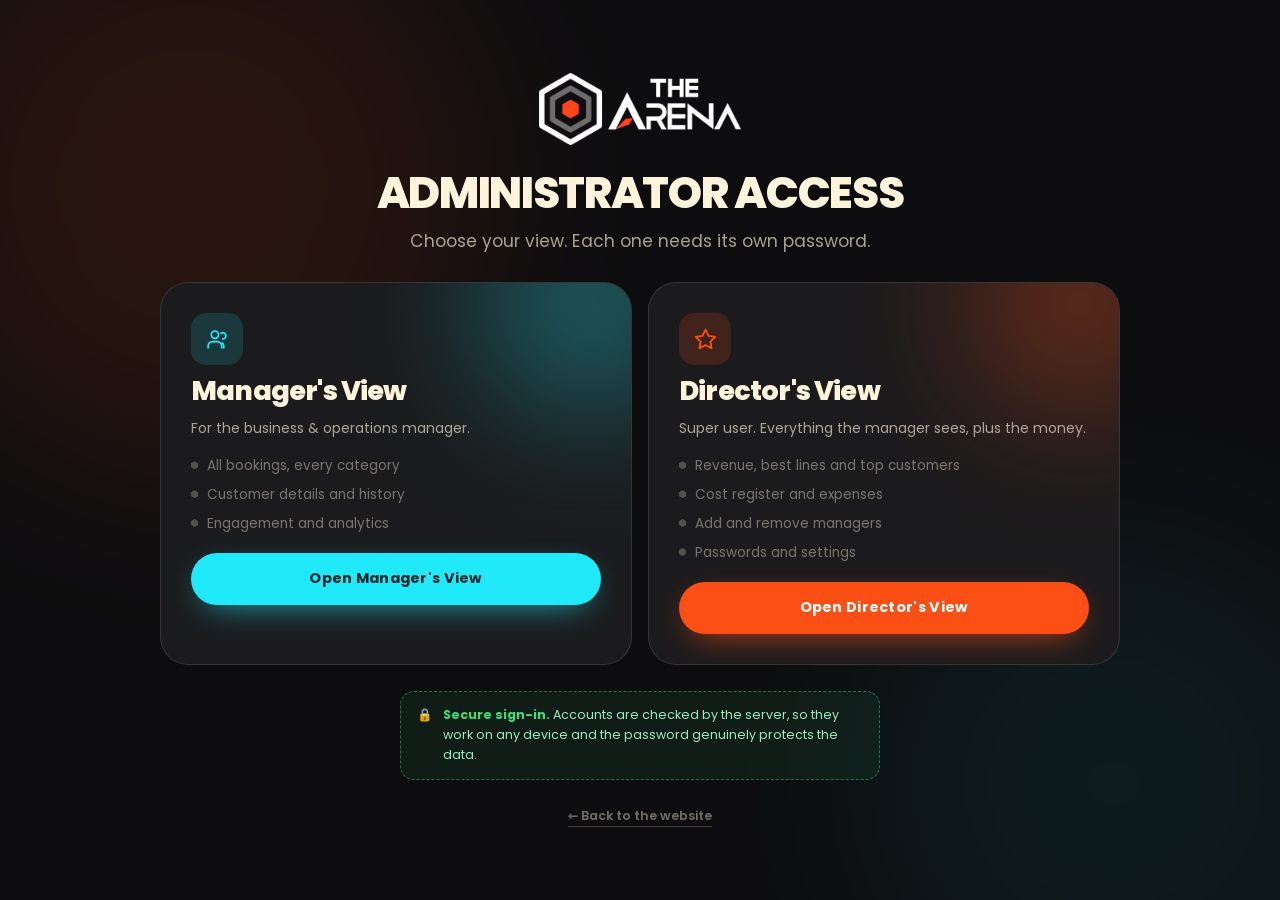
<file: admin/manager.html>
<!DOCTYPE html>
<html lang="en">
<head>
<meta charset="utf-8">
<meta name="viewport" content="width=device-width,initial-scale=1,viewport-fit=cover">
<title>Manager's View — The Arena VR</title>
<meta name="robots" content="noindex,nofollow">
<meta name="theme-color" content="#0D0D0F">
<link rel="icon" href="../assets/logo/favicon.png" type="image/png" sizes="512x512">
<link rel="preconnect" href="https://fonts.googleapis.com">
<link rel="preconnect" href="https://fonts.gstatic.com" crossorigin>
<link rel="preconnect" href="https://api.fontshare.com" crossorigin>
<link href="https://api.fontshare.com/v2/css?f[]=satoshi@300,400,500,700,900&display=swap" rel="stylesheet">
<link href="https://fonts.googleapis.com/css2?family=Poppins:wght@400;500;700;800;900&display=swap" rel="stylesheet">
<link rel="stylesheet" href="../assets/css/style.css?v=12">
<link rel="stylesheet" href="../assets/css/admin.css?v=12">
</head>
<body class="admin">

<div class="aconsole">

  <!-- ============ SIDEBAR ============ -->
  <aside class="asidebar" id="asidebar">
    <div class="abrand">
      <img src="../assets/logo/logo-h-white.png" alt="The Arena">
      <span class="arole mgr" id="roleTag">Manager</span>
    </div>

    <nav class="anav">
      <h4>Operations</h4>
      <a href="#overview" data-sec="overview" data-title="Overview">
        <svg viewBox="0 0 24 24"><rect x="3" y="3" width="7.5" height="8.5" rx="2"/><rect x="13.5" y="3" width="7.5" height="5" rx="2"/><rect x="13.5" y="10.5" width="7.5" height="10.5" rx="2"/><rect x="3" y="14" width="7.5" height="7" rx="2"/></svg>
        Overview
      </a>
      <a href="#bookings" data-sec="bookings" data-title="All bookings">
        <svg viewBox="0 0 24 24"><rect x="3.5" y="4.5" width="17" height="16" rx="3"/><path d="M3.5 9.5h17M8 2.5v4M16 2.5v4"/></svg>
        Bookings
      </a>
      <h4>People</h4>
      <a href="#customers" data-sec="customers" data-title="Customers">
        <svg viewBox="0 0 24 24"><circle cx="9" cy="8" r="3.6"/><path d="M2.5 20v-1.4A4.6 4.6 0 0 1 7.1 14h3.8a4.6 4.6 0 0 1 4.6 4.6V20"/><path d="M16.5 11.6a3.2 3.2 0 1 0-1.7-5.9M21.5 20v-1.4a4.5 4.5 0 0 0-1.6-3.4"/></svg>
        Customers
      </a>
      <a href="#engagement" data-sec="engagement" data-title="Engagement &amp; analytics">
        <svg viewBox="0 0 24 24"><path d="M3.5 17.5l5-5.5 4 3.5 8-9"/><path d="M15.5 6.5h5v5"/></svg>
        Engagement
      </a>

      <h4>Money</h4>
      <a href="#costs" data-sec="costs" data-title="Costs &amp; expenses">
        <svg viewBox="0 0 24 24"><rect x="3" y="5" width="18" height="15" rx="3"/><path d="M3 10h18M7.5 15h4"/></svg>
        Costs &amp; expenses
      </a>
    </nav>

    <div class="afoot">
      <a class="btn btn-ghost btn-sm btn-block" href="../index.html"><span>View website</span></a>
      <button class="btn btn-ghost btn-sm btn-block" id="signOut"><span>Sign out</span></button>
    </div>
  </aside>
  <div id="ascrim"></div>

  <!-- ============ MAIN ============ -->
  <div class="amain">
    <header class="atop">
      <button class="aburger" id="aburger" aria-label="Menu"><i></i><i></i><i></i></button>
      <h1 id="secTitle">Overview</h1>
      <span class="mono" id="whoami"></span>
    </header>

    <div class="abody">

      <div class="cfg-note" id="dataSource" style="display:none"></div>

      <div class="cfg-note" id="sampleBanner" style="display:none">
        <span>⚠</span>
        <span><b>Sample data is loaded.</b> Rows marked <em>Sample</em> are made up for demonstration.
        The Director can remove them in Settings.</span>
      </div>

      <div id="filterBar"></div>

      <!-- OVERVIEW -->
      <section class="asection" id="sec-overview">
        <div class="kpirow" id="kpiOverview"></div>
        <div class="grid2" style="margin-top:20px">
          <div class="acard">
            <header><h3>Bookings per day</h3><span class="hint">Selected period</span></header>
            <div class="chart" id="chartVolume"></div>
          </div>
          <div class="acard">
            <header><h3>By category</h3><span class="hint">Which lines are busy</span></header>
            <div id="chartLines"></div>
          </div>
        </div>
        <div class="acard" style="margin-top:20px">
          <header><h3>Bookings by weekday</h3><span class="hint">Where to put staff</span></header>
          <div class="chart" id="chartWeekday"></div>
        </div>
      </section>

      <!-- BOOKINGS -->
      <section class="asection" id="sec-bookings" hidden>
        <div class="acard">
          <header>
            <h3>All bookings</h3>
            <span class="hint" id="bookingsCount"></span>
            <button class="btn btn-ghost btn-sm" id="exportBookings"><span>Export CSV</span></button>
          </header>
          <div id="bookingsTable"></div>
        </div>
      </section>

      <!-- CUSTOMERS -->
      <section class="asection" id="sec-customers" hidden>
        <div class="kpirow" id="kpiCustomers"></div>
        <div class="acard" style="margin-top:20px">
          <header>
            <h3>Customer list</h3>
            <span class="hint">Ranked by spend</span>
            <button class="btn btn-ghost btn-sm" id="exportCustomers"><span>Export CSV</span></button>
          </header>
          <div id="customersTable"></div>
        </div>
      </section>

      <!-- ENGAGEMENT -->
      <section class="asection" id="sec-engagement" hidden>
        <div class="kpirow" id="kpiEngagement"></div>
        <div class="acard" style="margin-top:20px">
          <header><h3>When people start</h3><span class="hint">Booking start times</span></header>
          <div class="chart" id="chartHours"></div>
        </div>
        <div class="grid2" style="margin-top:20px">
          <div class="acard">
            <header><h3>Where they come from</h3><span class="hint">Area of Benin</span></header>
            <div id="chartAreas"></div>
          </div>
          <div class="acard">
            <header><h3>Most requested games</h3><span class="hint">Top 10</span></header>
            <div id="chartGames"></div>
          </div>
        </div>
      </section>

      <!-- COSTS -->
      <section class="asection" id="sec-costs" hidden>
        <div class="kpirow" id="kpiCosts"></div>

        <div class="acard" style="margin-top:20px">
          <header>
            <h3>Record an expense</h3>
            <span class="hint">Enter costs as they are incurred — the Director sees these straight away</span>
          </header>
          <div class="formgrid">
            <div class="field">
              <label for="exDate">Date</label>
              <input type="date" id="exDate">
            </div>
            <div class="field">
              <label for="exCat">Category</label>
              <select id="exCat"></select>
            </div>
            <div class="field">
              <label for="exDesc">Description</label>
              <input type="text" id="exDesc" placeholder="e.g. October diesel">
            </div>
            <div class="field">
              <label for="exPayee">Paid to <span style="opacity:.6">(optional)</span></label>
              <input type="text" id="exPayee" placeholder="Supplier or staff name">
            </div>
            <div class="field">
              <label for="exAmt">Amount (₦)</label>
              <input type="number" id="exAmt" min="0" step="100" placeholder="0" inputmode="numeric">
            </div>
            <button class="btn btn-primary" id="addExpense"><span>Add expense</span></button>
          </div>
          <p class="err" id="exErr" style="display:none"></p>
        </div>

        <div class="acard" style="margin-top:20px">
          <header><h3>Where the money goes</h3><span class="hint">Selected period</span></header>
          <div id="chartCostSplit"></div>
        </div>

        <div class="acard" style="margin-top:20px">
          <header>
            <h3>Cost register</h3>
            <span class="hint" id="expenseCount"></span>
            <button class="btn btn-ghost btn-sm" id="exportExpenses"><span>Export CSV</span></button>
          </header>
          <div id="expensesTable"></div>
        </div>
      </section>

    </div>
  </div>
</div>

<div class="atoast" id="atoast" role="status" aria-live="polite"></div>

<script src="../assets/js/arena.config.js?v=12"></script>
<script src="../assets/js/arena.cloud.js?v=12"></script>
<script src="../assets/js/admin.auth.js?v=12"></script>
<script src="../assets/js/admin.data.js?v=12"></script>
<script src="../assets/js/admin.ui.js?v=12"></script>
<script src="../assets/js/admin.dash.js?v=12"></script>
<script>
(function () {
  'use strict';
  var s = window.ArenaAuth.requireRole('manager', 'index.html');
  if (!s) return;

  var who = document.getElementById('whoami');
  who.textContent = s.role === 'director' ? 'Signed in as Director' : 'Signed in as ' + (s.name || 'Manager');
  if (s.role === 'director') {
    var tag = document.getElementById('roleTag');
    tag.textContent = 'Director'; tag.className = 'arole dir';
  }

  document.getElementById('signOut').addEventListener('click', function () {
    Promise.resolve(window.ArenaAuth.signOut()).then(function () {
      location.href = 'index.html';
    });
  });

  // stamped on every cost this person records
  window.ArenaDash.actor = (s.name || 'Manager') +
    (s.role === 'director' ? ' (Director)' : ' (Manager)');

  window.ArenaUI.initShell();
  window.ArenaDash.mount();
}());
</script>
</body>
</html>
</file>
<file: assets/css/style.css>
/* ==========================================================================
   THE ARENA VR LIMITED — brand stylesheet
   Colours, type and spacing follow "THE ARENA BRANDING.pdf"
   Core:      Orange #FC4F15 · Arena Black #1B1B1D · Cyan #20E9F9 · Cream #FEF4DB
   Secondary: Play Yellow #FFDE15 · Electric Blue #2424E6 · Sky Blue #B1DFEC
   Type:      Satoshi (primary) · Poppins (secondary / display)
   ========================================================================== */

/* ---------- tokens ---------- */
:root{
  /* brand core */
  --orange:#FC4F15;
  --black:#1B1B1D;
  --cyan:#20E9F9;
  --cream:#FEF4DB;
  /* brand secondary */
  --yellow:#FFDE15;
  --blue:#2424E6;
  --sky:#B1DFEC;

  /* surfaces */
  --bg:#0D0D0F;
  --bg-2:#141416;
  --surface:#1B1B1D;
  --surface-2:#232327;
  --line:rgba(254,244,219,.12);
  --line-strong:rgba(254,244,219,.22);

  /* text */
  --ink:#FEF4DB;
  --ink-2:rgba(254,244,219,.64);
  --ink-3:rgba(254,244,219,.42);

  /* type */
  --sans:'Satoshi','Poppins',system-ui,-apple-system,'Segoe UI',sans-serif;
  --display:'Poppins','Satoshi',system-ui,sans-serif;

  /* layout */
  --pad:clamp(20px,5vw,64px);
  --max:1320px;
  --r:18px;
  --r-lg:28px;

  --ease:cubic-bezier(.22,.61,.36,1);
  --ease-out:cubic-bezier(.16,1,.3,1);
}

*,*::before,*::after{box-sizing:border-box}
html{scroll-behavior:smooth;-webkit-text-size-adjust:100%}
@media (prefers-reduced-motion:reduce){
  html{scroll-behavior:auto}
  *,*::before,*::after{animation-duration:.001ms!important;animation-iteration-count:1!important;transition-duration:.001ms!important}
}
body{
  margin:0;
  background:var(--bg);
  color:var(--ink-2);
  font-family:var(--sans);
  font-size:16px;
  line-height:1.62;
  -webkit-font-smoothing:antialiased;
  overflow-x:hidden;
}
img{max-width:100%;display:block}
a,button,input,select,textarea,summary{-webkit-tap-highlight-color:transparent}
h1,h2,h3,h4,p,li,dd,dt,span{overflow-wrap:break-word}
a{color:inherit;text-decoration:none}
button{font:inherit;color:inherit;background:none;border:0;cursor:pointer}
input,select,textarea{font:inherit;color:inherit}
::selection{background:var(--orange);color:#fff}

h1,h2,h3,h4{
  font-family:var(--display);
  color:var(--ink);
  font-weight:800;
  line-height:1.02;
  letter-spacing:-.03em;
  margin:0;
  text-wrap:balance;
}
p{margin:0}

.shell{width:100%;max-width:var(--max);margin-inline:auto;padding-inline:var(--pad)}
.section{padding-block:clamp(72px,10vw,140px);position:relative}
/* keep anchor jumps clear of the fixed header */
section[id]{scroll-margin-top:96px}

/* ---------- shared bits ---------- */
.eyebrow{
  font-family:var(--sans);
  font-size:12px;font-weight:700;
  letter-spacing:.22em;text-transform:uppercase;
  color:var(--orange);
  display:inline-flex;align-items:center;gap:10px;
}
.eyebrow::before{
  content:'';width:26px;height:1px;background:currentColor;opacity:.6;
}
.eyebrow.cy{color:var(--cyan)}
.h-xl{font-size:clamp(44px,7.6vw,104px);text-transform:uppercase}
.h-lg{font-size:clamp(34px,5.2vw,68px);text-transform:uppercase}
.h-md{font-size:clamp(24px,3vw,38px)}
.lead{font-size:clamp(16px,1.35vw,19px);color:var(--ink-2);max-width:60ch}
.muted{color:var(--ink-3)}
.mono{
  font-family:var(--sans);
  font-size:11.5px;font-weight:700;
  letter-spacing:.2em;text-transform:uppercase;color:var(--ink-3);
}

/* buttons */
.btn{
  --bh:52px;
  position:relative;display:inline-flex;align-items:center;justify-content:center;gap:10px;
  height:var(--bh);padding:0 26px;border-radius:999px;
  font-family:var(--sans);font-weight:700;font-size:14.5px;letter-spacing:.02em;
  border:1px solid transparent;white-space:nowrap;
  transition:transform .35s var(--ease-out),background .25s,color .25s,border-color .25s,box-shadow .35s;
  will-change:transform;overflow:hidden;
}
.btn span{position:relative;z-index:2}
.btn svg{position:relative;z-index:2;flex:none}
.btn:hover{transform:translateY(-2px)}
.btn:active{transform:translateY(0)}
.btn:focus-visible{outline:2px solid var(--cyan);outline-offset:3px}

.btn-primary{background:var(--orange);color:#fff;box-shadow:0 10px 34px -12px rgba(252,79,21,.85)}
.btn-primary:hover{box-shadow:0 18px 44px -12px rgba(252,79,21,.95)}
.btn-primary::after{
  content:'';position:absolute;inset:0;z-index:1;
  background:linear-gradient(115deg,transparent 30%,rgba(255,255,255,.45),transparent 70%);
  transform:translateX(-120%);transition:transform .7s var(--ease-out);
}
.btn-primary:hover::after{transform:translateX(120%)}

.btn-ghost{border-color:var(--line-strong);color:var(--ink);background:rgba(254,244,219,.03)}
.btn-ghost:hover{border-color:var(--ink);background:rgba(254,244,219,.09)}

.btn-cyan{background:var(--cyan);color:#06282C;box-shadow:0 10px 34px -14px rgba(32,233,249,.9)}
.btn-yellow{background:var(--yellow);color:#2A2400;box-shadow:0 10px 34px -14px rgba(255,222,21,.8)}
.btn-sm{--bh:42px;padding:0 20px;font-size:13px}
.btn-lg{--bh:60px;padding:0 34px;font-size:16px}
.btn-block{width:100%}
.btn[disabled]{opacity:.42;pointer-events:none}

/* pill / tag */
.tag{
  display:inline-flex;align-items:center;gap:8px;
  padding:6px 13px;border-radius:999px;
  border:1px solid var(--line);background:rgba(254,244,219,.04);
  font-size:11.5px;font-weight:700;letter-spacing:.14em;text-transform:uppercase;color:var(--ink-2);
}
.tag .dot{width:6px;height:6px;border-radius:50%;background:var(--orange)}
.tag.live .dot{background:#3BE07A;box-shadow:0 0 0 0 rgba(59,224,122,.7);animation:ping 2s infinite}
@keyframes ping{
  70%{box-shadow:0 0 0 9px rgba(59,224,122,0)}
  100%{box-shadow:0 0 0 0 rgba(59,224,122,0)}
}

/* ==========================================================================
   PRELOADER
   ========================================================================== */
#preloader{
  position:fixed;inset:0;z-index:200;
  display:grid;place-items:center;
  background:var(--bg);
  transition:opacity .7s var(--ease),visibility .7s;
}
#preloader.done{opacity:0;visibility:hidden}
.pl-inner{display:grid;justify-items:center;gap:22px}
.pl-hex{width:88px;height:88px;animation:plspin 3.4s linear infinite}
.pl-hex path{fill:none;stroke-width:7;stroke-linejoin:round}
.pl-hex .o{stroke:var(--ink);stroke-dasharray:640;stroke-dashoffset:640;animation:draw 1.6s var(--ease-out) forwards}
.pl-hex .m{stroke:#6E6E70;stroke-dasharray:420;stroke-dashoffset:420;animation:draw 1.6s .18s var(--ease-out) forwards}
.pl-hex .i{fill:var(--orange);stroke:none;opacity:0;animation:pop .6s .9s var(--ease-out) forwards}
@keyframes draw{to{stroke-dashoffset:0}}
@keyframes pop{from{opacity:0;transform:scale(.4)}to{opacity:1;transform:scale(1)}}
@keyframes plspin{to{transform:rotate(360deg)}}
.pl-bar{width:170px;height:2px;background:rgba(254,244,219,.14);border-radius:2px;overflow:hidden}
.pl-bar i{display:block;height:100%;width:0;background:var(--orange);transition:width .25s linear}
.pl-txt{font-size:11px;letter-spacing:.34em;text-transform:uppercase;color:var(--ink-3)}

/* ==========================================================================
   NAV
   ========================================================================== */
.nav{
  position:fixed;top:0;left:0;right:0;z-index:120;
  transition:background .4s var(--ease),border-color .4s,backdrop-filter .4s;
  border-bottom:1px solid transparent;
}
.nav.stuck{
  background:rgba(13,13,15,.78);
  backdrop-filter:blur(18px) saturate(1.3);
  -webkit-backdrop-filter:blur(18px) saturate(1.3);
  border-bottom-color:var(--line);
}
.nav-in{
  max-width:var(--max);margin-inline:auto;
  padding:16px max(var(--pad),env(safe-area-inset-left)) 16px max(var(--pad),env(safe-area-inset-right));
  display:flex;align-items:center;gap:26px;
}
.brand{display:flex;align-items:center;gap:12px;flex:none}
/* logo files are trimmed to content, so this height is the real logo height */
.brand img{height:clamp(38px,4.4vw,54px);width:auto;transition:transform .4s var(--ease-out)}
.brand:hover img{transform:scale(1.05)}
.nav-links{display:flex;align-items:center;gap:4px;margin-left:auto}
.nav-links a{
  position:relative;padding:9px 15px;border-radius:999px;
  font-size:14px;font-weight:600;color:var(--ink-2);
  transition:color .25s,background .25s;
}
.nav-links a:hover{color:var(--ink);background:rgba(254,244,219,.06)}
.nav-cta{display:flex;align-items:center;gap:10px;flex:none;margin-left:auto}
.nav-phone{font-size:14px;font-weight:700;color:var(--ink);white-space:nowrap}
.nav-phone small{display:block;font-size:10.5px;font-weight:600;letter-spacing:.16em;color:var(--ink-3);text-transform:uppercase}

.burger{display:none;width:44px;height:44px;border:1px solid var(--line);border-radius:12px;place-items:center}
.burger i{display:block;width:18px;height:2px;background:var(--ink);border-radius:2px;transition:transform .3s var(--ease),opacity .2s}
.burger i+i{margin-top:5px}
.nav.open .burger i:nth-child(1){transform:translateY(7px) rotate(45deg)}
.nav.open .burger i:nth-child(2){opacity:0}
.nav.open .burger i:nth-child(3){transform:translateY(-7px) rotate(-45deg)}

.drawer{
  position:fixed;inset:0;z-index:110;
  background:var(--bg);
  padding:100px var(--pad) 40px;
  display:grid;align-content:start;gap:6px;
  transform:translateY(-101%);transition:transform .6s var(--ease-out);
  overflow-y:auto;
}
.nav.open ~ .drawer,.drawer.open{transform:translateY(0)}
.drawer > a{
  display:flex;align-items:center;justify-content:space-between;gap:14px;
  font-family:var(--display);font-size:19px;font-weight:700;
  letter-spacing:-.01em;color:var(--ink);
  padding:15px 2px;border-bottom:1px solid var(--line);
  transition:color .2s,padding-left .25s var(--ease-out);
}
.drawer > a::after{
  content:'';width:7px;height:7px;flex:none;
  border-right:2px solid var(--ink-3);border-top:2px solid var(--ink-3);
  transform:rotate(45deg);transition:border-color .2s;
}
.drawer > a:hover,.drawer > a:active{color:var(--orange);padding-left:8px}
.drawer > a:hover::after,.drawer > a:active::after{border-color:var(--orange)}
.drawer .drawer-foot{margin-top:24px;display:grid;gap:10px}

/* ==========================================================================
   HERO
   ========================================================================== */
.hero{
  position:relative;min-height:100svh;
  display:flex;align-items:center;
  padding-top:120px;padding-bottom:60px;
  overflow:hidden;
}
#hexfield{position:absolute;inset:0;width:100%;height:100%;z-index:0;opacity:.85}
.hero-glow{position:absolute;inset:0;z-index:0;pointer-events:none;overflow:hidden}
.hero-glow i{
  position:absolute;border-radius:50%;filter:blur(90px);opacity:.5;
  animation:drift 18s ease-in-out infinite alternate;
}
.hero-glow .g1{width:46vw;height:46vw;background:rgba(252,79,21,.42);top:-12%;left:-8%}
.hero-glow .g2{width:38vw;height:38vw;background:rgba(32,233,249,.26);bottom:-14%;right:-6%;animation-delay:-6s}
.hero-glow .g3{width:26vw;height:26vw;background:rgba(36,36,230,.24);top:40%;right:26%;animation-delay:-11s}
@keyframes drift{
  from{transform:translate3d(0,0,0) scale(1)}
  to{transform:translate3d(4vw,-4vh,0) scale(1.18)}
}
.hero::after{
  content:'';position:absolute;inset:0;z-index:1;pointer-events:none;
  background:linear-gradient(180deg,rgba(13,13,15,.55) 0%,rgba(13,13,15,0) 28%,rgba(13,13,15,.35) 72%,var(--bg) 100%);
}
.hero-in{position:relative;z-index:3;width:100%;max-width:var(--max);margin-inline:auto;padding-inline:var(--pad)}
.hero-grid{display:grid;grid-template-columns:minmax(0,1.08fr) minmax(0,.92fr);gap:clamp(30px,5vw,70px);align-items:center}
.hero-grid > *{min-width:0}

.hero h1{margin-top:20px}
.hero h1 .line{display:block;overflow:hidden}
.hero h1 .line > span{display:block;transform:translateY(105%);animation:riseIn .95s var(--ease-out) forwards}
.hero h1 .line:nth-child(1) > span{animation-delay:.15s}
.hero h1 .line:nth-child(2) > span{animation-delay:.27s}
.hero h1 .line:nth-child(3) > span{animation-delay:.39s}
@keyframes riseIn{to{transform:translateY(0)}}
.grad-fire{
  background:linear-gradient(96deg,var(--orange) 0%,var(--yellow) 48%,var(--orange) 100%);
  background-size:220% 100%;
  -webkit-background-clip:text;background-clip:text;color:transparent;
  animation:slide 7s linear infinite;
}
@keyframes slide{to{background-position:220% 0}}
.outline-txt{
  color:transparent;-webkit-text-stroke:2px var(--ink);
}
.hero-sub{margin-top:26px;max-width:52ch;font-size:clamp(15.5px,1.3vw,18.5px)}
.hero-ctas{display:flex;flex-wrap:wrap;gap:12px;margin-top:34px}
.hero-fade{opacity:0;transform:translateY(24px);animation:fadeUp .9s .62s var(--ease-out) forwards}
.hero-fade.d2{animation-delay:.74s}
.hero-fade.d3{animation-delay:.86s}
@keyframes fadeUp{to{opacity:1;transform:translateY(0)}}

.hero-stats{display:flex;flex-wrap:wrap;gap:28px;margin-top:44px;padding-top:28px;border-top:1px solid var(--line)}
.hero-stats div b{
  display:block;font-family:var(--display);font-size:clamp(26px,3vw,38px);font-weight:800;
  color:var(--ink);line-height:1;letter-spacing:-.03em;
}
.hero-stats div span{font-size:11.5px;font-weight:700;letter-spacing:.16em;text-transform:uppercase;color:var(--ink-3)}

/* hero visual — animated headset / hex stack */
.hero-art{position:relative;aspect-ratio:1/1;display:grid;place-items:center;animation:float 7s ease-in-out infinite}
@keyframes float{50%{transform:translateY(-18px)}}
.hero-art .ring{
  position:absolute;border:1px solid var(--line-strong);border-radius:50%;
  animation:spin 40s linear infinite;
}
.hero-art .ring:nth-child(1){inset:2%;border-style:dashed}
.hero-art .ring:nth-child(2){inset:13%;animation-duration:28s;animation-direction:reverse;border-color:rgba(32,233,249,.28)}
.hero-art .ring:nth-child(3){inset:24%;animation-duration:52s;border-color:rgba(252,79,21,.3)}
@keyframes spin{to{transform:rotate(360deg)}}
.hero-art .core{
  position:relative;width:62%;aspect-ratio:1/1;
  display:grid;place-items:center;
}
.hero-art .core img{width:100%;filter:drop-shadow(0 26px 70px rgba(252,79,21,.5))}
.hero-art .orb{
  position:absolute;width:12px;height:12px;border-radius:50%;background:var(--orange);
  box-shadow:0 0 18px 4px rgba(252,79,21,.7);
  offset-path:circle(42% at 50% 50%);animation:orbit 9s linear infinite;
}
.hero-art .orb.c{background:var(--cyan);box-shadow:0 0 18px 4px rgba(32,233,249,.7);animation-duration:13s;animation-delay:-4s}
.hero-art .orb.y{background:var(--yellow);box-shadow:0 0 18px 4px rgba(255,222,21,.6);animation-duration:17s;animation-delay:-9s}
@keyframes orbit{to{offset-distance:100%}}

.scroll-cue{
  position:absolute;left:50%;bottom:26px;transform:translateX(-50%);z-index:4;
  display:grid;justify-items:center;gap:9px;
}
.scroll-cue span{font-size:10px;letter-spacing:.3em;text-transform:uppercase;color:var(--ink-3)}
.scroll-cue i{width:1px;height:44px;background:linear-gradient(var(--orange),transparent);animation:cue 2s var(--ease) infinite}
@keyframes cue{0%{transform:scaleY(0);transform-origin:top}50%{transform:scaleY(1);transform-origin:top}51%{transform-origin:bottom}100%{transform:scaleY(0);transform-origin:bottom}}

/* ==========================================================================
   MARQUEE
   ========================================================================== */
.marquee{
  border-block:1px solid var(--line);
  background:var(--orange);
  overflow:hidden;padding:14px 0;
  transform:rotate(-1.2deg) scale(1.03);
}
.marquee.alt{background:var(--black);transform:rotate(1.2deg) scale(1.03);margin-top:-46px;position:relative;z-index:2}
.marquee-track{display:flex;width:max-content;animation:march 26s linear infinite}
.marquee.alt .marquee-track{animation-duration:34s;animation-direction:reverse}
.marquee-track span{
  font-family:var(--display);font-weight:800;font-size:clamp(20px,2.4vw,30px);
  text-transform:uppercase;letter-spacing:-.02em;color:#fff;
  padding-inline:22px;display:flex;align-items:center;gap:22px;white-space:nowrap;
}
.marquee.alt .marquee-track span{color:var(--ink)}
.marquee-track span::after{content:'';width:9px;height:9px;background:var(--black);transform:rotate(45deg);flex:none}
.marquee.alt .marquee-track span::after{background:var(--orange)}
@keyframes march{to{transform:translateX(-50%)}}

/* ==========================================================================
   SECTION HEAD
   ========================================================================== */
.sec-head{display:grid;gap:16px;max-width:66ch;margin-bottom:clamp(34px,4vw,58px)}
.sec-head.row{
  max-width:none;grid-template-columns:minmax(0,1fr) auto;align-items:end;gap:24px;
}
@media(max-width:820px){.sec-head.row{grid-template-columns:1fr}}

/* ==========================================================================
   EXPERIENCES
   ========================================================================== */
.zones{display:grid;grid-template-columns:repeat(6,minmax(0,1fr));gap:16px}
.zone{
  position:relative;grid-column:span 2;
  border:1px solid var(--line);border-radius:var(--r-lg);
  background:var(--surface);overflow:hidden;
  min-height:390px;display:flex;flex-direction:column;
  transition:border-color .4s,transform .5s var(--ease-out);
  isolation:isolate;
}
.zone:nth-child(1),.zone:nth-child(2){grid-column:span 3;min-height:440px}
.zone:hover{border-color:var(--line-strong);transform:translateY(-5px)}
.zone-media{position:absolute;inset:0;z-index:0;overflow:hidden}
.zone-media img{
  width:100%;height:100%;object-fit:cover;
  transform:scale(1.06);transition:transform 1.1s var(--ease-out),filter .6s;
  filter:saturate(1.05) contrast(1.05);
}
.zone:hover .zone-media img{transform:scale(1.15)}
.zone-media::after{
  content:'';position:absolute;inset:0;
  background:linear-gradient(180deg,rgba(13,13,15,.28) 0%,rgba(13,13,15,.72) 52%,rgba(13,13,15,.95) 100%);
}
.zone-fallback{
  position:absolute;inset:0;z-index:0;
  background:
    radial-gradient(120% 90% at 20% 0%,rgba(252,79,21,.34),transparent 60%),
    radial-gradient(110% 80% at 90% 100%,rgba(32,233,249,.24),transparent 62%),
    var(--surface);
}
.zone-body{position:relative;z-index:2;margin-top:auto;padding:clamp(20px,2.4vw,30px);display:grid;gap:12px}
.zone-num{
  position:absolute;top:20px;right:22px;z-index:2;
  font-family:var(--display);font-size:56px;font-weight:800;line-height:1;
  color:transparent;-webkit-text-stroke:1px rgba(254,244,219,.28);
}
.zone h3{font-size:clamp(22px,2.4vw,30px);text-transform:uppercase}
.zone p{font-size:14.5px;color:var(--ink-2);max-width:44ch}
.zone-meta{display:flex;flex-wrap:wrap;gap:8px;margin-top:2px}
.zone-foot{display:flex;align-items:center;justify-content:space-between;gap:14px;margin-top:8px;flex-wrap:wrap}
.zone-price{font-family:var(--display);font-weight:800;color:var(--ink);font-size:19px;letter-spacing:-.02em}
.zone-price small{display:block;font-family:var(--sans);font-size:11px;font-weight:600;letter-spacing:.14em;text-transform:uppercase;color:var(--ink-3)}
@media(max-width:1020px){
  .zones{grid-template-columns:repeat(4,minmax(0,1fr))}
  .zone,.zone:nth-child(1),.zone:nth-child(2){grid-column:span 2}
}
@media(max-width:680px){
  .zones{grid-template-columns:minmax(0,1fr)}
  .zone,.zone:nth-child(1),.zone:nth-child(2){grid-column:span 1;min-height:330px}
}

/* ==========================================================================
   GAME PICKER (index preview)
   ========================================================================== */
.picker{border:1px solid var(--line);border-radius:var(--r-lg);background:var(--surface);overflow:hidden}
.picker-tabs{display:flex;overflow-x:auto;border-bottom:1px solid var(--line);scrollbar-width:none}
.picker-tabs::-webkit-scrollbar{display:none}
.picker-tabs button{
  position:relative;flex:none;padding:17px 22px;
  font-size:13.5px;font-weight:700;letter-spacing:.05em;text-transform:uppercase;
  color:var(--ink-3);white-space:nowrap;transition:color .25s;
}
.picker-tabs button::after{
  content:'';position:absolute;left:16px;right:16px;bottom:-1px;height:2px;
  background:var(--orange);transform:scaleX(0);transition:transform .4s var(--ease-out);
}
.picker-tabs button:hover{color:var(--ink-2)}
.picker-tabs button[aria-selected="true"]{color:var(--ink)}
.picker-tabs button[aria-selected="true"]::after{transform:scaleX(1)}
.picker-panel{padding:clamp(20px,2.6vw,32px);display:none}
.picker-panel.on{display:block;animation:fadeUp .5s var(--ease-out) both}
.game-grid{display:grid;grid-template-columns:repeat(auto-fill,minmax(190px,1fr));gap:10px}
.game-chip{
  display:flex;align-items:center;gap:11px;
  padding:13px 15px;border:1px solid var(--line);border-radius:14px;
  background:rgba(254,244,219,.02);
  font-size:14px;font-weight:600;color:var(--ink-2);
  transition:border-color .3s,background .3s,transform .3s var(--ease-out),color .3s;
}
.game-chip:hover{border-color:var(--orange);color:var(--ink);background:rgba(252,79,21,.09);transform:translateY(-3px)}
.game-chip .hex{width:9px;height:10px;background:var(--orange);flex:none;clip-path:polygon(50% 0,100% 25%,100% 75%,50% 100%,0 75%,0 25%)}
.game-chip.cy .hex{background:var(--cyan)}
.game-chip.ye .hex{background:var(--yellow)}

/* ==========================================================================
   EVENTS
   ========================================================================== */
.events{display:grid;grid-template-columns:minmax(0,1fr) minmax(0,1fr);gap:18px}
@media(max-width:900px){.events{grid-template-columns:minmax(0,1fr)}}
.event{
  position:relative;border-radius:var(--r-lg);overflow:hidden;
  padding:clamp(26px,3.4vw,44px);
  border:1px solid var(--line);
  display:grid;gap:18px;align-content:start;
  isolation:isolate;
}
.event::before{
  content:'';position:absolute;inset:0;z-index:-2;
  background:var(--surface);
}
.event::after{
  content:'';position:absolute;z-index:-1;
  width:340px;height:340px;border-radius:50%;filter:blur(80px);opacity:.42;
  top:-130px;right:-90px;
  transition:transform .8s var(--ease-out);
}
.event.fifa::after{background:var(--orange)}
.event.karaoke::after{background:var(--blue)}
.event:hover::after{transform:scale(1.35) translate(-14px,20px)}
.event h3{font-size:clamp(28px,3.4vw,46px);text-transform:uppercase}
.event .when{display:flex;flex-wrap:wrap;gap:8px}
.event p{font-size:15px;max-width:48ch}

.countdown{display:flex;gap:10px;flex-wrap:wrap}
.cd-cell{
  min-width:74px;padding:12px 14px;border-radius:14px;
  border:1px solid var(--line-strong);background:rgba(13,13,15,.45);
  text-align:center;
}
.cd-cell b{
  display:block;font-family:var(--display);font-size:26px;font-weight:800;color:var(--ink);
  line-height:1;letter-spacing:-.02em;font-variant-numeric:tabular-nums;
}
.cd-cell span{font-size:10px;font-weight:700;letter-spacing:.18em;text-transform:uppercase;color:var(--ink-3)}
.event-list{display:grid;gap:9px;margin-top:2px}
.event-list li{display:flex;gap:11px;align-items:flex-start;font-size:14.5px;color:var(--ink-2);list-style:none}
.event-list li::before{content:'';width:8px;height:9px;margin-top:7px;flex:none;background:currentColor;opacity:.55;clip-path:polygon(50% 0,100% 25%,100% 75%,50% 100%,0 75%,0 25%)}
.event-list{padding:0;margin:0}

/* ==========================================================================
   STEPS
   ========================================================================== */
.steps{display:grid;grid-template-columns:repeat(3,minmax(0,1fr));gap:16px;counter-reset:s}
@media(max-width:820px){.steps{grid-template-columns:minmax(0,1fr)}}
.step{
  position:relative;padding:clamp(24px,2.6vw,34px);
  border:1px solid var(--line);border-radius:var(--r-lg);background:var(--surface);
  display:grid;gap:12px;align-content:start;counter-increment:s;
  transition:border-color .4s,background .4s;
}
.step:hover{border-color:var(--line-strong);background:var(--surface-2)}
.step::before{
  content:'0' counter(s);
  font-family:var(--display);font-size:14px;font-weight:800;letter-spacing:.1em;
  color:var(--orange);
}
.step h3{font-size:21px}
.step p{font-size:14.5px}

/* ==========================================================================
   VISIT
   ========================================================================== */
.visit{display:grid;grid-template-columns:minmax(0,1fr) minmax(0,1.05fr);gap:clamp(24px,4vw,56px);align-items:center}
@media(max-width:900px){.visit{grid-template-columns:minmax(0,1fr)}}
.info-rows{display:grid;gap:2px;margin-top:26px}
.info-row{
  display:grid;grid-template-columns:120px 1fr;gap:18px;align-items:start;
  padding:16px 0;border-top:1px solid var(--line);
}
.info-row dt{font-size:11.5px;font-weight:700;letter-spacing:.18em;text-transform:uppercase;color:var(--ink-3);margin:0}
.info-row dd{margin:0;font-size:15.5px;color:var(--ink);font-weight:500}
.info-row dd a:hover{color:var(--orange)}
@media(max-width:560px){.info-row{grid-template-columns:1fr;gap:5px}}
.map-card{
  position:relative;border-radius:var(--r-lg);overflow:hidden;border:1px solid var(--line);
  aspect-ratio:4/3.4;background:var(--surface);
}
.map-card iframe{width:100%;height:100%;border:0;filter:grayscale(1) invert(.92) contrast(.86) hue-rotate(180deg);opacity:.86}
.map-badge{
  position:absolute;left:16px;bottom:16px;right:16px;z-index:2;
  padding:15px 18px;border-radius:16px;
  background:rgba(13,13,15,.86);backdrop-filter:blur(14px);
  border:1px solid var(--line-strong);
  display:flex;align-items:center;gap:14px;flex-wrap:wrap;
}
.map-badge b{color:var(--ink);font-size:14.5px;font-weight:700}
.map-badge span{font-size:12.5px;color:var(--ink-3)}

/* ==========================================================================
   FOOTER
   ========================================================================== */
.footer{border-top:1px solid var(--line);background:var(--bg-2);padding-block:clamp(48px,6vw,80px) 30px}
.foot-grid{display:grid;grid-template-columns:1.4fr minmax(0,1fr) minmax(0,1fr) 1.2fr;gap:34px}
@media(max-width:900px){.foot-grid{grid-template-columns:minmax(0,1fr) minmax(0,1fr)}}
@media(max-width:560px){.foot-grid{grid-template-columns:minmax(0,1fr)}}
.foot-grid h4{font-size:12px;font-family:var(--sans);font-weight:700;letter-spacing:.2em;text-transform:uppercase;color:var(--ink-3);margin-bottom:15px}
.foot-grid ul{list-style:none;padding:0;margin:0;display:grid;gap:9px}
.foot-grid a{font-size:14.5px;color:var(--ink-2);transition:color .25s}
.foot-grid a:hover{color:var(--orange)}
.foot-brand img{height:clamp(64px,7vw,88px);width:auto;margin-bottom:18px}
.foot-bottom{
  margin-top:44px;padding-top:22px;border-top:1px solid var(--line);
  display:flex;justify-content:space-between;gap:16px;flex-wrap:wrap;
  font-size:12.5px;color:var(--ink-3);
}
.socials{display:flex;gap:9px}
.socials a{
  width:40px;height:40px;border-radius:50%;border:1px solid var(--line);
  display:grid;place-items:center;transition:border-color .3s,background .3s,transform .3s var(--ease-out);
}
.socials a:hover{border-color:var(--orange);background:rgba(252,79,21,.12);transform:translateY(-3px)}
.socials svg{width:17px;height:17px;fill:currentColor}

/* floating whatsapp */
.wa-float{
  position:fixed;right:18px;bottom:18px;z-index:90;
  width:56px;height:56px;border-radius:50%;
  background:#25D366;color:#062B14;display:grid;place-items:center;
  box-shadow:0 12px 34px -8px rgba(37,211,102,.6);
  transition:transform .35s var(--ease-out);
}
.wa-float:hover{transform:scale(1.1) translateY(-2px)}
.wa-float svg{width:28px;height:28px;fill:currentColor}

/* ==========================================================================
   REVEAL
   ========================================================================== */
[data-reveal]{opacity:0;transform:translateY(30px);transition:opacity .85s var(--ease-out),transform .85s var(--ease-out)}
[data-reveal].in{opacity:1;transform:none}

/* ==========================================================================
   BOOKING PAGE
   ========================================================================== */
/* header band */
.book-page{position:relative}
.book-top{
  position:relative;overflow:hidden;
  padding:clamp(112px,13vw,150px) 0 clamp(30px,4vw,44px);
  border-bottom:1px solid var(--line);
}
.book-top #hexfield{opacity:.55}
.book-top .hero-glow i{opacity:.3}
.book-top::after{
  content:'';position:absolute;inset:0;z-index:1;pointer-events:none;
  background:linear-gradient(180deg,rgba(13,13,15,.5),rgba(13,13,15,0) 45%,var(--bg));
}
.book-top-in{position:relative;z-index:2;display:grid;gap:16px;justify-items:start}
.book-top-in h1{margin:2px 0 0}
.book-top-in .lead{max-width:56ch}

/* the three reassurance chips under the heading */
.assure{
  list-style:none;padding:0;margin:10px 0 0;
  display:grid;grid-template-columns:repeat(3,minmax(0,1fr));gap:10px;width:100%;
}
.assure li{
  display:grid;grid-template-columns:auto 1fr;grid-template-rows:auto auto;
  column-gap:12px;row-gap:1px;align-items:center;
  padding:14px 16px;border:1px solid var(--line);border-radius:16px;
  background:rgba(254,244,219,.03);
}
.assure svg{
  grid-row:1 / span 2;width:22px;height:22px;
  stroke:var(--orange);fill:none;stroke-width:1.7;stroke-linecap:round;stroke-linejoin:round;
}
.assure b{color:var(--ink);font-size:14px;font-weight:700;align-self:end}
.assure span{font-size:12.5px;color:var(--ink-3);align-self:start}
@media(max-width:820px){
  .assure{grid-template-columns:1fr}
  .assure li{padding:12px 14px}
}

.book-wrap{
  display:grid;grid-template-columns:minmax(0,1fr) 372px;gap:22px;align-items:start;
  padding-block:clamp(26px,4vw,40px) 100px;
}
/* stack at the same width the nav collapses, so the form always has room
   for the step strip on one line */
@media(max-width:1080px){.book-wrap{grid-template-columns:minmax(0,1fr)}}
/* grid/flex children default to min-width:auto and refuse to shrink below
   their content. Every scrollable child below depends on this. */
.book-wrap > *{min-width:0}

.opts-split{margin-top:26px;padding-top:24px;border-top:1px solid var(--line)}
.opts-split .mono{margin-bottom:12px}
.fnav-spacer{margin-right:auto}
.help-line{
  margin-top:18px;text-align:center;font-size:13.5px;color:var(--ink-3);
}
.help-line a{color:var(--ink);font-weight:600;border-bottom:1px solid var(--line-strong)}
.help-line a:hover{color:var(--orange);border-color:var(--orange)}

.stepper{display:flex;gap:6px;margin-bottom:24px;flex-wrap:wrap}
.stepper div{
  flex:1 1 120px;padding-top:11px;border-top:2px solid var(--line);
  font-size:11px;font-weight:700;letter-spacing:.14em;text-transform:uppercase;color:var(--ink-3);
  transition:color .4s,border-color .4s;
}
.stepper div.on{color:var(--ink);border-top-color:var(--orange)}
.stepper div.done{color:var(--ink-2);border-top-color:rgba(252,79,21,.45)}

.panel{
  border:1px solid var(--line);border-radius:var(--r-lg);background:var(--surface);
  padding:clamp(22px,3vw,36px);
}
.panel + .panel{margin-top:16px}
.fstep{display:none}
.fstep.on{display:block;animation:fadeUp .55s var(--ease-out) both}
.fstep > h2{font-size:clamp(24px,3vw,34px);text-transform:uppercase;margin-bottom:8px}
.fstep > p.lead{margin-bottom:26px;font-size:15px}

/* option cards */
.opts{display:grid;gap:11px}
.opts.two{grid-template-columns:minmax(0,1fr) minmax(0,1fr)}
.opts.three{grid-template-columns:repeat(3,minmax(0,1fr))}
@media(max-width:700px){.opts.two,.opts.three{grid-template-columns:minmax(0,1fr)}}
.opt{
  position:relative;display:flex;gap:15px;align-items:center;
  padding:16px 18px;border:1px solid var(--line);border-radius:16px;
  background:rgba(254,244,219,.02);cursor:pointer;text-align:left;
  transition:border-color .3s,background .3s,transform .3s var(--ease-out);
}
.opt:hover{border-color:var(--line-strong);background:rgba(254,244,219,.05);transform:translateY(-2px)}
.opt[aria-pressed="true"]{border-color:var(--orange);background:rgba(252,79,21,.1)}
.opt[aria-pressed="true"]::after{
  content:'';position:absolute;top:14px;right:14px;width:18px;height:18px;border-radius:50%;
  background:var(--orange) url("data:image/svg+xml,%3Csvg xmlns='http://www.w3.org/2000/svg' viewBox='0 0 24 24' fill='none' stroke='%23fff' stroke-width='3.4' stroke-linecap='round' stroke-linejoin='round'%3E%3Cpolyline points='20 6 9 17 4 12'/%3E%3C/svg%3E") center/11px no-repeat;
}
.opt-ico{
  width:46px;height:46px;flex:none;border-radius:13px;display:grid;place-items:center;
  background:rgba(252,79,21,.14);color:var(--orange);
}
.opt-ico svg{width:22px;height:22px;stroke:currentColor;fill:none;stroke-width:1.8;stroke-linecap:round;stroke-linejoin:round}
.opt.cy .opt-ico{background:rgba(32,233,249,.14);color:var(--cyan)}
.opt.ye .opt-ico{background:rgba(255,222,21,.14);color:var(--yellow)}
.opt.bl .opt-ico{background:rgba(36,36,230,.2);color:#7C7CFF}
.opt-txt{min-width:0}
.opt-txt b{display:block;color:var(--ink);font-size:15.5px;font-weight:700;letter-spacing:-.01em}
.opt-txt span{display:block;font-size:12.5px;color:var(--ink-3);margin-top:2px}
.opt-price{margin-left:auto;text-align:right;flex:none}
.opt-price b{font-family:var(--display);font-weight:800;color:var(--ink);font-size:16px;letter-spacing:-.02em}
.opt-price span{display:block;font-size:10.5px;letter-spacing:.12em;text-transform:uppercase;color:var(--ink-3)}
@media(max-width:520px){.opt-price{margin-left:0;width:100%;text-align:left;order:3}}

/* form fields */
.fields{display:grid;gap:16px}
.fields.two{grid-template-columns:minmax(0,1fr) minmax(0,1fr)}
@media(max-width:640px){.fields.two{grid-template-columns:minmax(0,1fr)}}
.field{display:grid;gap:7px}
.field label{font-size:11.5px;font-weight:700;letter-spacing:.16em;text-transform:uppercase;color:var(--ink-3)}
.field input,.field select,.field textarea{
  width:100%;padding:14px 15px;border-radius:13px;
  background:rgba(13,13,15,.55);border:1px solid var(--line);
  color:var(--ink);
  /* 16px minimum — anything smaller makes iOS Safari zoom in on focus */
  font-size:16px;
  min-height:52px;
  transition:border-color .25s,background .25s;
}
.field textarea{min-height:96px;resize:vertical}
.field input:focus,.field select:focus,.field textarea:focus{
  outline:none;border-color:var(--orange);background:rgba(13,13,15,.8);
}
.field input::placeholder,.field textarea::placeholder{color:rgba(254,244,219,.3)}
.field select{appearance:none;
  background-image:url("data:image/svg+xml,%3Csvg xmlns='http://www.w3.org/2000/svg' viewBox='0 0 24 24' fill='none' stroke='%23FEF4DB' stroke-opacity='.5' stroke-width='2.2' stroke-linecap='round'%3E%3Cpolyline points='6 9 12 15 18 9'/%3E%3C/svg%3E");
  background-repeat:no-repeat;background-position:right 14px center;background-size:16px;padding-right:42px}
.field select option{background:#1B1B1D;color:#FEF4DB}
.field .hint{font-size:12px;color:var(--ink-3)}
.field.bad input,.field.bad select{border-color:#FF5A5A}
.err{font-size:12.5px;color:#FF7B7B;display:none}
.field.bad .err{display:block}

/* time slots */
.slots{display:grid;grid-template-columns:repeat(auto-fill,minmax(104px,1fr));gap:9px}
.slot{
  padding:12px 8px;border-radius:12px;border:1px solid var(--line);
  background:rgba(254,244,219,.02);font-size:14px;font-weight:600;color:var(--ink-2);
  text-align:center;transition:border-color .25s,background .25s,color .25s,transform .25s var(--ease-out);
}
.slot:hover{border-color:var(--line-strong);color:var(--ink);transform:translateY(-2px)}
.slot[aria-pressed="true"]{border-color:var(--orange);background:rgba(252,79,21,.12);color:var(--ink)}
.slot[disabled]{opacity:.3;pointer-events:none;text-decoration:line-through}
.closed-note{
  grid-column:1/-1;padding:16px 18px;border-radius:14px;
  border:1px dashed var(--line-strong);background:rgba(254,244,219,.03);
  font-size:14px;color:var(--ink-2);
}

/* quantity */
.qty{display:flex;align-items:center;gap:14px}
.qty button{
  width:42px;height:42px;border-radius:12px;border:1px solid var(--line);
  display:grid;place-items:center;font-size:20px;color:var(--ink);
  transition:border-color .25s,background .25s;
}
.qty button:hover{border-color:var(--orange);background:rgba(252,79,21,.1)}
.qty output{
  font-family:var(--display);font-size:24px;font-weight:800;color:var(--ink);
  min-width:38px;text-align:center;font-variant-numeric:tabular-nums;
}

/* nav buttons */
.fnav{display:flex;gap:11px;margin-top:28px;flex-wrap:wrap}
.fnav .btn-ghost{margin-right:auto}

/* summary rail */
.rail{
  border:1px solid var(--line);border-radius:var(--r-lg);
  background:var(--surface);padding:26px;
  position:sticky;top:96px;display:grid;gap:18px;
}
@media(max-width:1080px){.rail{position:static}}
.rail h3{font-size:13px;font-family:var(--sans);font-weight:700;letter-spacing:.2em;text-transform:uppercase;color:var(--ink-3)}
.rail-rows{display:grid;gap:11px}
.rail-row{display:flex;justify-content:space-between;gap:14px;font-size:14px}
.rail-row span:first-child{color:var(--ink-3)}
.rail-row span:last-child{color:var(--ink);font-weight:600;text-align:right}
.rail-total{
  display:flex;justify-content:space-between;align-items:baseline;gap:12px;
  padding-top:16px;border-top:1px solid var(--line);
}
.rail-total span{font-size:11.5px;font-weight:700;letter-spacing:.18em;text-transform:uppercase;color:var(--ink-3)}
.rail-total b{font-family:var(--display);font-size:31px;font-weight:800;color:var(--orange);letter-spacing:-.03em}
.rail .note{font-size:12px;color:var(--ink-3);line-height:1.55}
.pay-marks{display:flex;align-items:center;gap:8px;font-size:11px;letter-spacing:.1em;text-transform:uppercase;color:var(--ink-3)}
.pay-marks svg{width:14px;height:14px;stroke:currentColor;fill:none;stroke-width:2}

/* success */
.done-card{max-width:640px;margin-inline:auto;text-align:center;display:grid;gap:20px;justify-items:center}
.done-hex{
  width:96px;height:96px;display:grid;place-items:center;border-radius:26px;
  background:rgba(252,79,21,.14);color:var(--orange);
  animation:pop .6s var(--ease-out) both;
}
.done-hex svg{width:44px;height:44px;stroke:currentColor;fill:none;stroke-width:2.4;stroke-linecap:round;stroke-linejoin:round}
.ref-code{
  font-family:var(--display);font-size:22px;font-weight:800;letter-spacing:.06em;color:var(--ink);
  padding:12px 22px;border:1px dashed var(--line-strong);border-radius:14px;
}

/* the hidden attribute must win over component display rules */
[hidden]{display:none !important}

/* WhatsApp send buttons on the confirmation screen */
.wa-send{display:grid;gap:10px;width:100%;max-width:360px}
.wa-send .wa-btn{justify-content:center;gap:10px}
.wa-tick{font-style:normal;font-weight:800;opacity:0;transition:opacity .2s}
.wa-btn.sent .wa-tick{opacity:1}

/* free bonus add-on (board games) */
.field label.bonus-check{
  display:flex;gap:14px;align-items:flex-start;cursor:pointer;
  padding:14px 16px;border:1px solid var(--line);border-radius:14px;background:var(--surface);
  text-transform:none;letter-spacing:0;font-size:15px;color:var(--ink);
}
.bonus-check:has(input:checked){border-color:var(--cyan);background:rgba(32,233,249,.06)}
.bonus-check input{width:20px;height:20px;margin-top:2px;flex:none;accent-color:var(--cyan)}
.bonus-check .hint{display:block;margin-top:4px}
.bonus-free{
  display:inline-block;margin-left:6px;padding:2px 8px;border-radius:999px;
  font-size:11px;font-weight:700;background:rgba(32,233,249,.14);color:var(--cyan);
}

/* config banner */
.cfg-note{
  border:1px dashed rgba(255,222,21,.5);background:rgba(255,222,21,.07);
  border-radius:14px;padding:13px 16px;font-size:12.5px;color:rgba(255,222,21,.9);
  display:flex;gap:10px;align-items:flex-start;
}
.cfg-note b{color:var(--yellow)}

/* ==========================================================================
   BOOKING — richer option cards, ticket review, mobile pay bar
   ========================================================================== */

/* experience option with a photo thumbnail */
.opt-thumb{
  width:64px;height:64px;flex:none;border-radius:14px;overflow:hidden;
  position:relative;background:var(--surface-2);
}
.opt-thumb img{width:100%;height:100%;object-fit:cover;transition:transform .5s var(--ease-out)}
.opt:hover .opt-thumb img{transform:scale(1.12)}
.opt-thumb.empty{
  background:
    radial-gradient(120% 120% at 25% 10%,rgba(252,79,21,.5),transparent 62%),
    radial-gradient(120% 120% at 85% 95%,rgba(32,233,249,.42),transparent 62%),
    var(--surface-2);
  display:grid;place-items:center;color:var(--ink);
}
.opt-thumb.empty svg{width:26px;height:26px;stroke:currentColor;fill:none;stroke-width:1.7;stroke-linecap:round;stroke-linejoin:round}

/* review "ticket" */
.ticket{
  border:1px solid var(--line);border-radius:20px;overflow:hidden;
  background:linear-gradient(180deg,rgba(252,79,21,.09),transparent 42%),var(--bg-2);
}
.ticket-top{
  padding:20px 22px;border-bottom:1px dashed var(--line-strong);
  display:flex;align-items:center;gap:14px;flex-wrap:wrap;
}
.ticket-top .tk-ico{
  width:44px;height:44px;border-radius:13px;flex:none;display:grid;place-items:center;
  background:rgba(252,79,21,.16);color:var(--orange);
}
.ticket-top .tk-ico svg{width:22px;height:22px;stroke:currentColor;fill:none;stroke-width:1.8;stroke-linecap:round;stroke-linejoin:round}
.ticket-top b{display:block;color:var(--ink);font-family:var(--display);font-size:19px;font-weight:800;letter-spacing:-.02em}
.ticket-top span{font-size:13px;color:var(--ink-3)}
.ticket-rows{padding:6px 22px 18px}
.tk-row{
  display:grid;grid-template-columns:132px 1fr;gap:16px;align-items:start;
  padding:13px 0;border-bottom:1px solid var(--line);
}
.tk-row:last-child{border-bottom:0}
.tk-row dt{margin:0;font-size:11px;font-weight:700;letter-spacing:.17em;text-transform:uppercase;color:var(--ink-3)}
.tk-row dd{margin:0;font-size:15px;color:var(--ink);font-weight:500}
.tk-foot{
  padding:18px 22px;border-top:1px dashed var(--line-strong);
  display:flex;justify-content:space-between;align-items:baseline;gap:14px;flex-wrap:wrap;
  background:rgba(252,79,21,.07);
}
.tk-foot span{font-size:11.5px;font-weight:700;letter-spacing:.18em;text-transform:uppercase;color:var(--ink-3)}
.tk-foot b{font-family:var(--display);font-size:clamp(26px,4vw,34px);font-weight:800;color:var(--orange);letter-spacing:-.03em}
@media(max-width:520px){.tk-row{grid-template-columns:1fr;gap:3px}}

/* sticky pay bar — phones only */
.paybar{
  display:none;
  position:fixed;left:0;right:0;bottom:0;z-index:95;
  padding:12px var(--pad) calc(12px + env(safe-area-inset-bottom,0px));
  background:rgba(13,13,15,.93);
  backdrop-filter:blur(18px);-webkit-backdrop-filter:blur(18px);
  border-top:1px solid var(--line-strong);
  align-items:center;gap:14px;
}
.paybar .pb-total{flex:none;min-width:0}
.paybar .pb-total span{display:block;font-size:10px;font-weight:700;letter-spacing:.16em;text-transform:uppercase;color:var(--ink-3)}
.paybar .pb-total b{font-family:var(--display);font-size:22px;font-weight:800;color:var(--orange);letter-spacing:-.02em}
.paybar .btn{margin-left:auto;flex:1 1 auto;max-width:62%}

/* ==========================================================================
   RESPONSIVE  —  tablet down to small phones
   ========================================================================== */

/* --- tablet / small laptop --- */
@media(max-width:1080px){
  .nav-links{display:none}
  .nav-phone{display:none}
  .burger{display:grid}
  .hero-grid{grid-template-columns:minmax(0,1fr)}
  .hero-art{max-width:400px;margin-inline:auto;order:-1;aspect-ratio:1/.72}
  .hero{padding-top:112px;min-height:auto;padding-bottom:80px}
}

/* --- tablet portrait --- */
@media(max-width:820px){
  .sec-head{margin-bottom:30px}
  .rail{padding:22px}
}

/* --- phones --- */
@media(max-width:680px){
  :root{--pad:18px;--r-lg:22px}

  /* nav */
  .nav-in{padding:12px var(--pad);gap:12px}
  .nav.stuck .nav-in{padding-block:9px}
  .nav-cta{gap:8px}
  .nav-cta .btn-sm{--bh:44px;padding:0 16px;font-size:13.5px}

  /* full-height drawer with room for the thumb */
  .drawer{padding:88px var(--pad) 36px}
  .drawer > a{font-size:18px}

  /* hero */
  .hero{padding-top:96px;padding-bottom:64px}
  .hero-art{max-width:min(74vw,300px);aspect-ratio:1/1;margin-bottom:6px}
  .h-xl{font-size:clamp(38px,12.4vw,62px)}
  .h-lg{font-size:clamp(30px,9.4vw,46px)}
  .hero-sub{margin-top:20px;font-size:15.5px}
  .hero-ctas{margin-top:26px;gap:10px}
  .hero-ctas .btn{width:100%}
  .hero-stats{margin-top:32px;padding-top:22px;gap:18px 26px}
  .hero-stats div{flex:1 1 40%}
  .scroll-cue{display:none}

  /* long CTA labels wrap instead of pushing the page sideways */
  .btn{white-space:normal;height:auto;min-height:var(--bh);padding-block:12px;text-align:center;line-height:1.3}
  .btn-lg{--bh:56px;font-size:15.5px}
  .zone-foot .btn,.event .btn,.fnav .btn{width:100%}

  /* zones */
  .zone-num{font-size:40px;top:14px;right:16px}
  .zone-body{padding:18px}
  .zone p{font-size:14px}
  .zone-foot{gap:12px}

  /* picker */
  .picker-tabs button{padding:15px 16px;font-size:12.5px}
  .picker-panel{padding:18px}
  .game-grid{grid-template-columns:1fr 1fr;gap:8px}
  .game-chip{padding:12px;font-size:13px;min-height:52px}

  /* events */
  .event{padding:22px 18px}
  .cd-cell{min-width:0;flex:1 1 21%;padding:11px 6px}
  .cd-cell b{font-size:22px}
  .countdown{gap:7px;flex-wrap:nowrap}

  /* steps + visit */
  .step{padding:22px 18px}
  .map-card{aspect-ratio:4/3.8}
  .map-badge{left:12px;right:12px;bottom:12px;padding:13px 15px}

  /* footer */
  .foot-grid{gap:26px}
  .foot-bottom{margin-top:32px;gap:8px;font-size:12px}

  /* marquees flat and tighter on small screens */
  .marquee{padding:11px 0;transform:rotate(-1deg) scale(1.06)}
  .marquee.alt{transform:rotate(1deg) scale(1.06);margin-top:0}

  /* whatsapp button clear of the pay bar */
  .wa-float{right:14px;bottom:14px;width:52px;height:52px}

  /* ---- booking page ---- */
  .book-top{padding-top:96px}
  .book-wrap{gap:16px;padding-bottom:24px}
  .panel{padding:20px 16px;border-radius:var(--r-lg)}
  .fstep > h2{font-size:clamp(23px,7vw,30px)}
  .fstep > p.lead{font-size:14.5px;margin-bottom:20px}

  /* stepper scrolls sideways rather than stacking into four lines */
  .stepper{
    flex-wrap:nowrap;overflow-x:auto;scrollbar-width:none;
    gap:8px;margin-bottom:18px;padding-bottom:2px;
  }
  .stepper::-webkit-scrollbar{display:none}
  .stepper div{flex:0 0 auto;min-width:0;width:auto;white-space:nowrap;font-size:10.5px;padding-top:9px}

  .opt{padding:13px;gap:12px}
  .opt-thumb{width:54px;height:54px;border-radius:12px}
  .opt-ico{width:42px;height:42px}
  .opt-txt b{font-size:14.5px}
  .opt-txt span{font-size:12px}
  .opt-price{margin-left:0;width:100%;text-align:left;order:3;
             display:flex;align-items:baseline;gap:8px;
             padding-top:10px;margin-top:2px;border-top:1px solid var(--line)}
  .opt-price b{font-size:17px}
  .opt-price span{margin-top:0}
  .opt{flex-wrap:wrap}

  /* three comfortable columns of time slots */
  .slots{grid-template-columns:repeat(3,1fr);gap:8px}
  .slot{padding:14px 4px;font-size:13.5px;min-height:48px}

  /* bigger quantity controls */
  .qty button{width:50px;height:50px;font-size:22px}
  .qty output{font-size:26px;min-width:44px}

  .fnav{gap:10px;margin-top:22px}
  .fnav .btn-ghost{margin-right:0;order:2}

  /* the rail becomes the sticky bar instead */
  .rail{display:none}
  .paybar{display:flex}
  .book-wrap{padding-bottom:104px}
  .wa-float{bottom:96px}

  .done-card{gap:16px}
  .done-hex{width:78px;height:78px}
  .ref-code{font-size:18px;padding:11px 16px;word-break:break-all}
}

/* --- small phones (iPhone SE and similar) ---
   kept at 360px so the very common 390-430px handsets still get the
   roomier two-column game grid and three-column time slots */
@media(max-width:360px){
  .game-grid{grid-template-columns:1fr}
  .slots{grid-template-columns:repeat(2,1fr)}
  .hero-stats div{flex:1 1 100%}
  .nav-cta .btn-sm{padding:0 13px;font-size:12.5px}
  .brand img{height:34px}
  .marquee-track span{font-size:18px;padding-inline:16px}
}

/* landscape phones — do not let the hero eat the whole screen */
@media(max-height:520px) and (orientation:landscape){
  .hero{min-height:auto;padding-top:96px;padding-bottom:56px}
  .hero-art{display:none}
}
</file>
<file: assets/css/admin.css>
/* ==========================================================================
   THE ARENA — admin console
   Loaded after style.css, so all brand tokens are already available.
   ========================================================================== */

body.admin{background:var(--bg);color:var(--ink-2)}

/* ==========================================================================
   GATE  (/admin)
   ========================================================================== */
.gate{
  min-height:100svh;display:grid;place-items:center;
  padding:clamp(24px,6vw,60px) var(--pad);position:relative;overflow:hidden;
}
.gate .hero-glow i{opacity:.26}
.gate-in{position:relative;z-index:2;width:100%;max-width:960px;display:grid;gap:26px;justify-items:center}
.gate-brand img{height:clamp(52px,8vw,72px);width:auto;margin-inline:auto}
.gate h1{font-size:clamp(28px,5vw,44px);text-transform:uppercase;text-align:center}
.gate .lead{text-align:center;max-width:54ch}

.rolecards{display:grid;grid-template-columns:minmax(0,1fr) minmax(0,1fr);gap:16px;width:100%}
@media(max-width:760px){.rolecards{grid-template-columns:minmax(0,1fr)}}
.rolecard{
  position:relative;text-align:left;cursor:pointer;
  padding:clamp(22px,3vw,30px);border-radius:var(--r-lg);
  border:1px solid var(--line);background:var(--surface);
  display:grid;gap:12px;align-content:start;
  transition:border-color .3s,transform .35s var(--ease-out),background .3s;
  overflow:hidden;
}
.rolecard::after{
  content:'';position:absolute;width:220px;height:220px;border-radius:50%;
  filter:blur(70px);opacity:.34;top:-90px;right:-70px;transition:transform .7s var(--ease-out);
}
.rolecard.mgr::after{background:var(--cyan)}
.rolecard.dir::after{background:var(--orange)}
.rolecard:hover{border-color:var(--line-strong);transform:translateY(-4px);background:var(--surface-2)}
.rolecard:hover::after{transform:scale(1.3)}
.rolecard .rc-ico{
  width:52px;height:52px;border-radius:15px;display:grid;place-items:center;position:relative;z-index:1;
}
.rolecard.mgr .rc-ico{background:rgba(32,233,249,.14);color:var(--cyan)}
.rolecard.dir .rc-ico{background:rgba(252,79,21,.16);color:var(--orange)}
.rolecard .rc-ico svg{width:25px;height:25px;stroke:currentColor;fill:none;stroke-width:1.7;stroke-linecap:round;stroke-linejoin:round}
.rolecard h2{font-size:clamp(21px,2.6vw,27px);position:relative;z-index:1}
.rolecard p{font-size:14px;position:relative;z-index:1}
.rolecard ul{list-style:none;padding:0;margin:4px 0 0;display:grid;gap:7px;position:relative;z-index:1}
.rolecard li{display:flex;gap:9px;font-size:13.5px;color:var(--ink-3)}
.rolecard li::before{content:'';width:7px;height:8px;margin-top:6px;flex:none;background:currentColor;opacity:.6;clip-path:polygon(50% 0,100% 25%,100% 75%,50% 100%,0 75%,0 25%)}
.rolecard .btn{margin-top:6px;position:relative;z-index:1}

/* password dialog */
.pw-panel{
  width:100%;max-width:430px;border:1px solid var(--line);border-radius:var(--r-lg);
  background:var(--surface);padding:clamp(22px,3vw,30px);display:grid;gap:16px;
}
.pw-panel h2{font-size:24px;text-transform:uppercase}
.pw-row{display:flex;gap:10px;flex-wrap:wrap}
.pw-row .btn{flex:1 1 140px}

.security-note{
  border:1px dashed rgba(255,222,21,.45);background:rgba(255,222,21,.06);
  border-radius:14px;padding:13px 16px;font-size:12.5px;color:rgba(255,222,21,.92);
  display:flex;gap:10px;align-items:flex-start;max-width:60ch;
}
.security-note b{color:var(--yellow)}
.security-note.ok{
  border-color:rgba(59,224,122,.45);background:rgba(59,224,122,.07);color:#9CEFC0;
}
.security-note.ok b{color:#3BE07A}

/* ==========================================================================
   CONSOLE LAYOUT
   ========================================================================== */
.aconsole{display:grid;grid-template-columns:246px minmax(0,1fr);min-height:100svh}
.aconsole > *{min-width:0}

.asidebar{
  border-right:1px solid var(--line);background:var(--bg-2);
  padding:20px 16px;display:flex;flex-direction:column;gap:22px;
  position:sticky;top:0;height:100svh;overflow-y:auto;
}
.asidebar .abrand{display:flex;align-items:center;gap:10px}
.asidebar .abrand img{height:34px;width:auto}
.arole{
  font-size:10.5px;font-weight:700;letter-spacing:.16em;text-transform:uppercase;
  padding:4px 9px;border-radius:999px;white-space:nowrap;
}
.arole.dir{background:rgba(252,79,21,.16);color:var(--orange)}
.arole.mgr{background:rgba(32,233,249,.14);color:var(--cyan)}

.anav{display:grid;gap:2px}
.anav h4{
  font-size:10px;font-weight:700;letter-spacing:.2em;text-transform:uppercase;
  color:var(--ink-3);margin:14px 0 6px;padding-left:11px;
}
.anav a{
  display:flex;align-items:center;gap:11px;
  padding:11px 12px;border-radius:11px;font-size:14px;font-weight:600;color:var(--ink-2);
  transition:background .2s,color .2s;
}
.anav a svg{width:17px;height:17px;stroke:currentColor;fill:none;stroke-width:1.8;stroke-linecap:round;stroke-linejoin:round;flex:none}
.anav a:hover{background:rgba(254,244,219,.06);color:var(--ink)}
.anav a.on{background:rgba(252,79,21,.14);color:var(--ink)}
.anav a.on svg{color:var(--orange)}
.asidebar .afoot{margin-top:auto;display:grid;gap:8px}

.amain{display:flex;flex-direction:column;min-width:0}
.atop{
  position:sticky;top:0;z-index:20;
  display:flex;align-items:center;gap:14px;flex-wrap:wrap;
  padding:16px clamp(18px,3vw,32px);
  background:rgba(13,13,15,.86);backdrop-filter:blur(16px);-webkit-backdrop-filter:blur(16px);
  border-bottom:1px solid var(--line);
}
.atop h1{font-size:clamp(19px,2.4vw,25px);text-transform:uppercase;margin-right:auto}
.abody{padding:clamp(18px,3vw,32px);display:grid;gap:20px;align-content:start}

.aburger{display:none;width:42px;height:42px;border:1px solid var(--line);border-radius:11px;place-items:center}
.aburger i{display:block;width:16px;height:2px;background:var(--ink);border-radius:2px}
.aburger i+i{margin-top:4px}
#ascrim{display:none}

@media(max-width:900px){
  .aconsole{grid-template-columns:minmax(0,1fr)}
  .asidebar{
    position:fixed;top:0;left:0;bottom:0;width:270px;z-index:60;
    transform:translateX(-102%);transition:transform .4s var(--ease-out);
    height:100dvh;
  }
  .asidebar.open{transform:none}
  .aburger{display:grid}
  #ascrim{display:block;position:fixed;inset:0;z-index:50;background:rgba(0,0,0,.55);
          opacity:0;pointer-events:none;transition:opacity .3s}
  .asidebar.open ~ #ascrim,body:has(.asidebar.open) #ascrim{opacity:1;pointer-events:auto}
}

/* ==========================================================================
   CARDS, KPIs
   ========================================================================== */
.acard{
  border:1px solid var(--line);border-radius:var(--r-lg);background:var(--surface);
  padding:clamp(18px,2.4vw,26px);display:grid;gap:16px;align-content:start;min-width:0;
}
.acard > header{display:flex;align-items:baseline;gap:12px;flex-wrap:wrap}
.acard > header h3{font-size:17px;text-transform:none;letter-spacing:-.02em;margin-right:auto}
.acard > header .hint{font-size:12.5px;color:var(--ink-3)}

.grid2{display:grid;grid-template-columns:minmax(0,1fr) minmax(0,1fr);gap:20px}
.grid3{display:grid;grid-template-columns:repeat(3,minmax(0,1fr));gap:20px}
@media(max-width:1100px){.grid3{grid-template-columns:repeat(2,minmax(0,1fr))}}
@media(max-width:820px){.grid2,.grid3{grid-template-columns:minmax(0,1fr)}}

.kpirow{display:grid;grid-template-columns:repeat(auto-fit,minmax(180px,1fr));gap:14px}
.kpi{
  border:1px solid var(--line);border-radius:18px;background:var(--surface);
  padding:18px 20px;display:grid;gap:5px;min-width:0;position:relative;overflow:hidden;
}
.kpi::before{content:'';position:absolute;left:0;top:0;bottom:0;width:3px;background:var(--line-strong)}
.kpi.orange::before{background:var(--orange)}
.kpi.cyan::before{background:var(--cyan)}
.kpi.yellow::before{background:var(--yellow)}
.kpi.green::before{background:#3BE07A}
.kpi.red::before{background:#FF5A5A}
.kpi-label{font-size:10.5px;font-weight:700;letter-spacing:.17em;text-transform:uppercase;color:var(--ink-3)}
.kpi-value{font-family:var(--display);font-size:clamp(22px,2.6vw,30px);font-weight:800;color:var(--ink);letter-spacing:-.03em;line-height:1.1}
.kpi-sub{font-size:12.5px;color:var(--ink-3)}

/* ==========================================================================
   CHARTS
   ========================================================================== */
.chart{width:100%;min-width:0}
.chart svg{width:100%;height:auto;display:block;overflow:visible}
.ch-bar{fill:var(--orange)}
.ch-grid{stroke:rgba(254,244,219,.1);stroke-width:1}
.ch-axis{fill:rgba(254,244,219,.42);font-size:10px;font-family:var(--sans)}

.barlist{display:grid;gap:11px}
.barrow{display:grid;grid-template-columns:minmax(90px,150px) minmax(0,1fr) auto;gap:12px;align-items:center}
.barlabel{font-size:13.5px;color:var(--ink-2);white-space:nowrap;overflow:hidden;text-overflow:ellipsis}
.bartrack{height:9px;border-radius:6px;background:rgba(254,244,219,.07);overflow:hidden}
.bartrack i{display:block;height:100%;border-radius:6px;transition:width .6s var(--ease-out)}
.barvalue{font-size:13px;font-weight:700;color:var(--ink);white-space:nowrap;font-variant-numeric:tabular-nums}
@media(max-width:560px){
  .barrow{grid-template-columns:minmax(0,1fr) auto;grid-template-areas:'l v' 't t';gap:6px 10px}
  .barlabel{grid-area:l}.barvalue{grid-area:v}.bartrack{grid-area:t}
}

.donutwrap{display:flex;gap:22px;align-items:center;flex-wrap:wrap}
.donut{width:156px;height:156px;flex:none}
.donut-total{fill:var(--ink);font-family:var(--display);font-size:20px;font-weight:800}
.donut-cap{fill:rgba(254,244,219,.42);font-size:9px;letter-spacing:.18em;text-transform:uppercase;font-family:var(--sans)}
.donutlegend{list-style:none;margin:0;padding:0;display:grid;gap:9px;flex:1 1 190px;min-width:0}
.donutlegend li{display:grid;grid-template-columns:auto minmax(0,1fr) auto;gap:10px;align-items:center;font-size:13.5px}
.donutlegend i{width:10px;height:10px;border-radius:3px}
.donutlegend span{color:var(--ink-2);white-space:nowrap;overflow:hidden;text-overflow:ellipsis}
.donutlegend b{color:var(--ink);font-variant-numeric:tabular-nums;font-size:13px}

.empty{
  padding:26px 18px;text-align:center;font-size:13.5px;color:var(--ink-3);
  border:1px dashed var(--line);border-radius:14px;
}

/* ==========================================================================
   TABLES
   ========================================================================== */
.tablewrap{overflow-x:auto;-webkit-overflow-scrolling:touch;margin-inline:-4px;padding-inline:4px}
.dtable{width:100%;border-collapse:collapse;font-size:13.5px;min-width:620px}
.dtable th{
  text-align:left;padding:10px 12px;font-size:10.5px;font-weight:700;
  letter-spacing:.15em;text-transform:uppercase;color:var(--ink-3);
  border-bottom:1px solid var(--line-strong);white-space:nowrap;
}
.dtable td{padding:12px;border-bottom:1px solid var(--line);color:var(--ink-2);vertical-align:top}
.dtable tbody tr:hover{background:rgba(254,244,219,.03)}
.dtable .num{text-align:right;font-variant-numeric:tabular-nums;white-space:nowrap}
.dtable b{color:var(--ink)}
.dtable .sub{display:block;font-size:12px;color:var(--ink-3);margin-top:2px}

.pill{
  display:inline-block;padding:3px 9px;border-radius:999px;
  font-size:10.5px;font-weight:700;letter-spacing:.1em;text-transform:uppercase;
}
.pill.paid{background:rgba(59,224,122,.15);color:#63E89A}
.pill.pending{background:rgba(252,79,21,.15);color:#FF8A5C}
.pill.demo{background:rgba(255,222,21,.14);color:var(--yellow)}
.pill.sample{background:rgba(124,124,255,.16);color:#9E9EFF}
.pill.event{background:rgba(252,79,21,.14);color:var(--orange)}

.linkbtn{
  font-size:12.5px;font-weight:600;color:var(--ink-3);
  border-bottom:1px solid var(--line-strong);
}
.linkbtn:hover{color:#FF7B7B;border-color:#FF7B7B}

/* ==========================================================================
   FILTER BAR + FORMS
   ========================================================================== */
.filters{display:flex;gap:10px;flex-wrap:wrap;align-items:flex-end}
.filters .field{gap:5px;min-width:0}
.filters .field label{font-size:10px}
.filters input,.filters select{min-height:44px;padding:10px 12px;font-size:14px}
.filters .grow{flex:1 1 190px}

.chipbar{display:flex;gap:7px;flex-wrap:wrap}
.chipbar button{
  padding:8px 14px;border-radius:999px;border:1px solid var(--line);
  font-size:12.5px;font-weight:600;color:var(--ink-3);
  transition:border-color .2s,color .2s,background .2s;
}
.chipbar button:hover{color:var(--ink);border-color:var(--line-strong)}
.chipbar button[aria-pressed="true"]{background:rgba(252,79,21,.13);border-color:var(--orange);color:var(--ink)}

.formgrid{display:grid;grid-template-columns:repeat(auto-fit,minmax(180px,1fr));gap:14px;align-items:end}
.formgrid .field{min-width:0}

.cfg-note.ok{
  border-color:rgba(59,224,122,.42);background:rgba(59,224,122,.07);color:#8BEFB4;
}
.cfg-note.ok b{color:#3BE07A}
.cfg-note.bad{
  border-color:rgba(255,90,90,.45);background:rgba(255,90,90,.07);color:#FFA8A8;
}
.cfg-note.bad b{color:#FF7B7B}

.danger{color:#FF7B7B}
.btn-danger{background:rgba(255,90,90,.14);border-color:rgba(255,90,90,.4);color:#FF9B9B}
.btn-danger:hover{background:rgba(255,90,90,.22);border-color:#FF7B7B}

/* toast */
.atoast{
  position:fixed;left:50%;bottom:24px;transform:translate(-50%,14px);
  z-index:200;padding:13px 20px;border-radius:14px;
  background:var(--surface-2);border:1px solid var(--line-strong);
  color:var(--ink);font-size:14px;font-weight:600;
  opacity:0;pointer-events:none;transition:opacity .3s,transform .3s var(--ease-out);
  max-width:calc(100vw - 32px);text-align:center;
}
.atoast.show{opacity:1;transform:translate(-50%,0)}
.atoast.good{border-color:rgba(59,224,122,.5)}
.atoast.bad{border-color:rgba(255,90,90,.5)}

/* mobile polish */
@media(max-width:680px){
  .abody{padding:16px var(--pad) 40px;gap:16px}
  .atop{padding:12px var(--pad)}
  .acard{padding:16px;border-radius:20px}
  .kpirow{grid-template-columns:repeat(auto-fit,minmax(140px,1fr));gap:10px}
  .kpi{padding:14px 15px}
  .filters{gap:8px}
  .filters .field{flex:1 1 100%}
  .donutwrap{gap:16px}
  .donut{margin-inline:auto}
}
</file>
